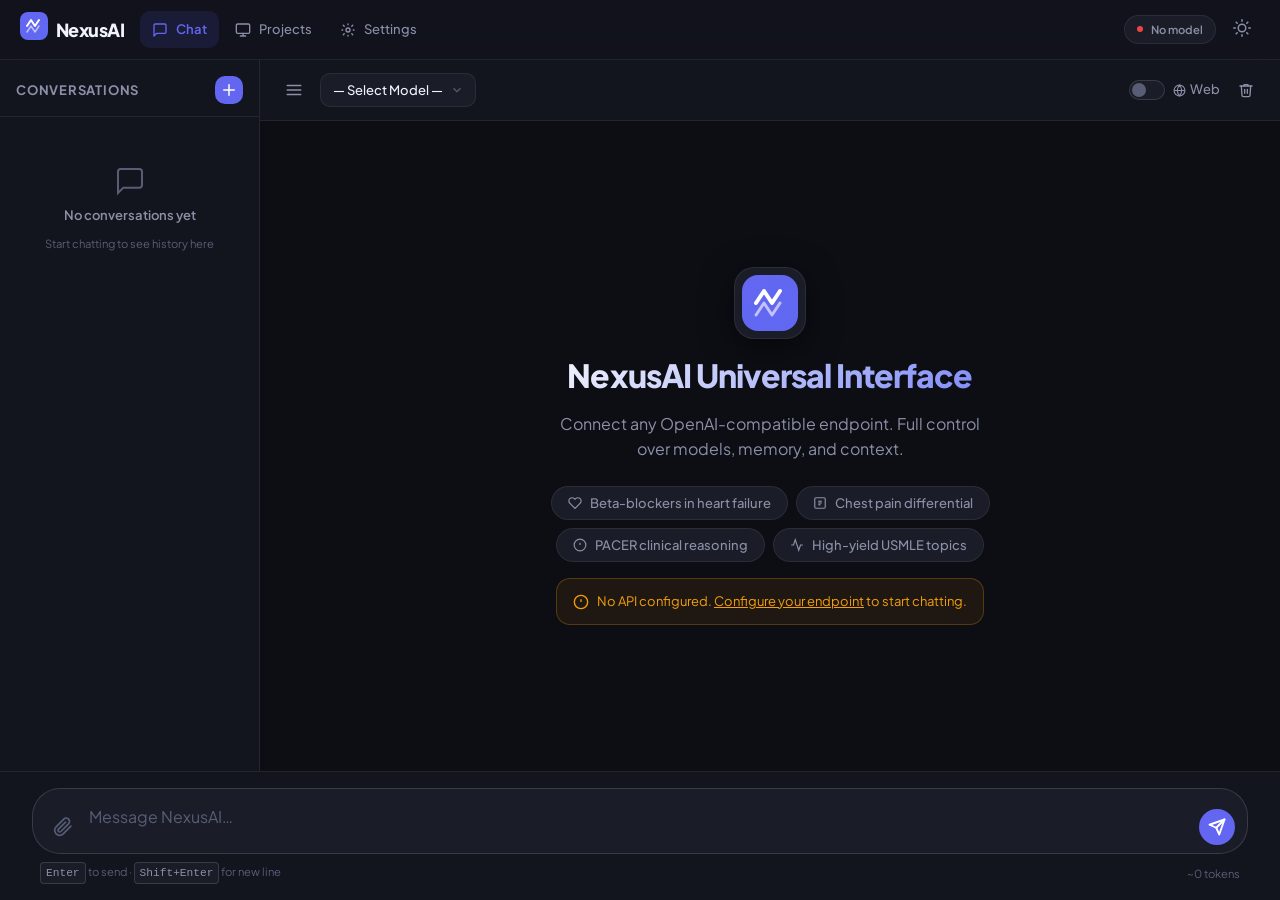
<file: index.html>
<!DOCTYPE html>
<html lang="en" data-theme="dark">
<head>
  <meta charset="UTF-8" />
  <meta name="viewport" content="width=device-width, initial-scale=1.0, viewport-fit=cover" />
  <meta name="theme-color" content="#0f1117" />
  <meta name="apple-mobile-web-app-capable" content="yes" />
  <meta name="apple-mobile-web-app-status-bar-style" content="black-translucent" />
  <title>NexusAI — Universal AI Platform</title>
  <link rel="stylesheet" href="style.css" />
  <link rel="preconnect" href="https://fonts.googleapis.com" />
  <link rel="preconnect" href="https://fonts.gstatic.com" crossorigin />
  <link href="https://fonts.googleapis.com/css2?family=Plus+Jakarta+Sans:wght@300;400;500;600;700;800&display=swap" rel="stylesheet" />
  <link rel="manifest" href="manifest.json" />
</head>
<body class="chat-page">

  <!-- ═══════════════════════════════════════════════════════════
       TOP NAV
  ═══════════════════════════════════════════════════════════ -->
  <header class="top-nav" id="topNav" role="banner">
    <div class="nav-inner">

      <!-- Logo -->
      <a href="index.html" class="nav-logo" aria-label="NexusAI Home">
        <div class="logo-mark">
          <svg width="28" height="28" viewBox="0 0 28 28" fill="none" aria-hidden="true">
            <rect width="28" height="28" rx="8" fill="url(#logo-grad)"/>
            <path d="M7 14 L11 8 L15 14 L19 8" stroke="white" stroke-width="2" stroke-linecap="round" stroke-linejoin="round"/>
            <path d="M7 20 L11 14 L15 20 L19 14" stroke="white" stroke-width="1.5" stroke-linecap="round" stroke-linejoin="round" opacity="0.6"/>
            <defs>
              <linearGradient id="logo-grad" x1="0" y1="0" x2="28" y2="28">
                <stop offset="0%" stop-color="#6366f1"/>
                <stop offset="100%" stop-color="#0ea5e9"/>
              </linearGradient>
            </defs>
          </svg>
        </div>
        <span class="logo-text">NexusAI</span>
      </a>

      <!-- Desktop Nav Links -->
      <nav class="nav-links" role="navigation" aria-label="Main navigation">
        <a href="index.html" class="nav-link active" aria-current="page">
          <svg width="16" height="16" viewBox="0 0 24 24" fill="none" stroke="currentColor" stroke-width="2" stroke-linecap="round" stroke-linejoin="round"><path d="M21 15a2 2 0 0 1-2 2H7l-4 4V5a2 2 0 0 1 2-2h14a2 2 0 0 1 2 2z"/></svg>
          Chat
        </a>
        <a href="projects.html" class="nav-link">
          <svg width="16" height="16" viewBox="0 0 24 24" fill="none" stroke="currentColor" stroke-width="2" stroke-linecap="round" stroke-linejoin="round"><rect x="2" y="3" width="20" height="14" rx="2"/><path d="M8 21h8M12 17v4"/></svg>
          Projects
        </a>
        <a href="settings.html" class="nav-link">
          <svg width="16" height="16" viewBox="0 0 24 24" fill="none" stroke="currentColor" stroke-width="2" stroke-linecap="round" stroke-linejoin="round"><circle cx="12" cy="12" r="3"/><path d="M19.07 4.93l-1.41 1.41M19.07 19.07l-1.41-1.41M4.93 19.07l1.41-1.41M4.93 4.93l1.41 1.41M21 12h-1M4 12H3M12 21v-1M12 4V3"/></svg>
          Settings
        </a>
      </nav>

      <!-- Nav Actions -->
      <div class="nav-actions">
        <!-- Connection status indicator -->
        <div class="connection-badge" id="connectionBadge" title="API Connection Status">
          <span class="badge-dot" id="connectionDot"></span>
          <span class="badge-label" id="connectionLabel">Offline</span>
        </div>

        <!-- Theme toggle -->
        <button class="icon-btn theme-toggle" id="themeToggle" aria-label="Toggle dark/light mode">
          <span class="theme-icon sun-icon">
            <svg width="18" height="18" viewBox="0 0 24 24" fill="none" stroke="currentColor" stroke-width="2" stroke-linecap="round" stroke-linejoin="round"><circle cx="12" cy="12" r="5"/><line x1="12" y1="1" x2="12" y2="3"/><line x1="12" y1="21" x2="12" y2="23"/><line x1="4.22" y1="4.22" x2="5.64" y2="5.64"/><line x1="18.36" y1="18.36" x2="19.78" y2="19.78"/><line x1="1" y1="12" x2="3" y2="12"/><line x1="21" y1="12" x2="23" y2="12"/><line x1="4.22" y1="19.78" x2="5.64" y2="18.36"/><line x1="18.36" y1="5.64" x2="19.78" y2="4.22"/></svg>
          </span>
          <span class="theme-icon moon-icon">
            <svg width="18" height="18" viewBox="0 0 24 24" fill="none" stroke="currentColor" stroke-width="2" stroke-linecap="round" stroke-linejoin="round"><path d="M21 12.79A9 9 0 1 1 11.21 3a7 7 0 0 0 9.79 9.79z"/></svg>
          </span>
        </button>

        <!-- Hamburger -->
        <button class="icon-btn hamburger" id="hamburger" aria-label="Open menu" aria-expanded="false" aria-controls="mobileMenu">
          <span class="ham-bar"></span>
          <span class="ham-bar"></span>
          <span class="ham-bar"></span>
        </button>
      </div>

    </div>
  </header>

  <!-- Mobile Menu Overlay -->
  <div class="mobile-menu-overlay" id="mobileMenuOverlay" aria-hidden="true"></div>
  <nav class="mobile-menu" id="mobileMenu" aria-label="Mobile navigation" aria-hidden="true">
    <div class="mobile-menu-header">
      <span class="mobile-menu-title">Menu</span>
      <button class="icon-btn" id="mobileMenuClose" aria-label="Close menu">
        <svg width="20" height="20" viewBox="0 0 24 24" fill="none" stroke="currentColor" stroke-width="2" stroke-linecap="round" stroke-linejoin="round"><line x1="18" y1="6" x2="6" y2="18"/><line x1="6" y1="6" x2="18" y2="18"/></svg>
      </button>
    </div>
    <a href="index.html" class="mobile-nav-link active">
      <svg width="20" height="20" viewBox="0 0 24 24" fill="none" stroke="currentColor" stroke-width="2" stroke-linecap="round" stroke-linejoin="round"><path d="M21 15a2 2 0 0 1-2 2H7l-4 4V5a2 2 0 0 1 2-2h14a2 2 0 0 1 2 2z"/></svg>
      Chat
    </a>
    <a href="projects.html" class="mobile-nav-link">
      <svg width="20" height="20" viewBox="0 0 24 24" fill="none" stroke="currentColor" stroke-width="2" stroke-linecap="round" stroke-linejoin="round"><rect x="2" y="3" width="20" height="14" rx="2"/><path d="M8 21h8M12 17v4"/></svg>
      Projects
    </a>
    <a href="settings.html" class="mobile-nav-link">
      <svg width="20" height="20" viewBox="0 0 24 24" fill="none" stroke="currentColor" stroke-width="2" stroke-linecap="round" stroke-linejoin="round"><circle cx="12" cy="12" r="3"/><path d="M19.07 4.93l-1.41 1.41M19.07 19.07l-1.41-1.41M4.93 19.07l1.41-1.41M4.93 4.93l1.41 1.41M21 12h-1M4 12H3M12 21v-1M12 4V3"/></svg>
      Settings
    </a>
    <div class="mobile-menu-divider"></div>
    <div class="mobile-menu-info">
      <div class="connection-badge large" id="mobileConnectionBadge">
        <span class="badge-dot" id="mobileConnectionDot"></span>
        <span class="badge-label" id="mobileConnectionLabel">Checking...</span>
      </div>
    </div>
  </nav>

  <!-- ═══════════════════════════════════════════════════════════
       MAIN CHAT LAYOUT
  ═══════════════════════════════════════════════════════════ -->
  <main class="chat-layout" id="mainContent">

    <!-- ─── LEFT SIDEBAR: Chat History ─── -->
    <aside class="chat-sidebar" id="chatSidebar" aria-label="Chat history">
      <div class="sidebar-header">
        <h2 class="sidebar-title">Conversations</h2>
        <button class="icon-btn sidebar-action" id="newChatBtn" aria-label="New chat" title="New Chat">
          <svg width="18" height="18" viewBox="0 0 24 24" fill="none" stroke="currentColor" stroke-width="2" stroke-linecap="round" stroke-linejoin="round"><line x1="12" y1="5" x2="12" y2="19"/><line x1="5" y1="12" x2="19" y2="12"/></svg>
        </button>
      </div>

      <!-- Project context indicator -->
      <div class="project-context-bar" id="projectContextBar" style="display:none">
        <div class="project-context-inner">
          <svg width="14" height="14" viewBox="0 0 24 24" fill="none" stroke="currentColor" stroke-width="2"><rect x="2" y="3" width="20" height="14" rx="2"/><path d="M8 21h8M12 17v4"/></svg>
          <span id="projectContextName">Project</span>
          <button class="context-clear" id="clearProjectContext" title="Exit project mode">
            <svg width="12" height="12" viewBox="0 0 24 24" fill="none" stroke="currentColor" stroke-width="2"><line x1="18" y1="6" x2="6" y2="18"/><line x1="6" y1="6" x2="18" y2="18"/></svg>
          </button>
        </div>
      </div>

      <div class="chat-history-list" id="chatHistoryList" role="list">
        <!-- Dynamically populated -->
        <div class="empty-history" id="emptyHistory">
          <svg width="32" height="32" viewBox="0 0 24 24" fill="none" stroke="currentColor" stroke-width="1.5"><path d="M21 15a2 2 0 0 1-2 2H7l-4 4V5a2 2 0 0 1 2-2h14a2 2 0 0 1 2 2z"/></svg>
          <p>No conversations yet</p>
          <span>Start chatting to see history here</span>
        </div>
      </div>
    </aside>

    <!-- ─── MAIN CHAT AREA ─── -->
    <section class="chat-main" aria-label="Chat area">

      <!-- Chat toolbar -->
      <div class="chat-toolbar" id="chatToolbar">
        <div class="toolbar-left">
          <button class="icon-btn sidebar-toggle" id="sidebarToggle" aria-label="Toggle sidebar">
            <svg width="18" height="18" viewBox="0 0 24 24" fill="none" stroke="currentColor" stroke-width="2" stroke-linecap="round" stroke-linejoin="round"><line x1="3" y1="12" x2="21" y2="12"/><line x1="3" y1="6" x2="21" y2="6"/><line x1="3" y1="18" x2="21" y2="18"/></svg>
          </button>
          <div class="chat-model-selector">
            <select id="modelSelect" class="model-select" aria-label="Select AI model">
              <option value="">— Select Model —</option>
            </select>
            <svg class="select-chevron" width="14" height="14" viewBox="0 0 24 24" fill="none" stroke="currentColor" stroke-width="2"><polyline points="6 9 12 15 18 9"/></svg>
          </div>
        </div>
        <div class="toolbar-right">
          <!-- Web search toggle -->
          <label class="toggle-switch" title="Enable live web search">
            <input type="checkbox" id="webSearchToggle" role="switch" aria-label="Enable web search" />
            <span class="toggle-track">
              <span class="toggle-thumb"></span>
            </span>
            <span class="toggle-label">
              <svg width="13" height="13" viewBox="0 0 24 24" fill="none" stroke="currentColor" stroke-width="2"><circle cx="12" cy="12" r="10"/><line x1="2" y1="12" x2="22" y2="12"/><path d="M12 2a15.3 15.3 0 0 1 4 10 15.3 15.3 0 0 1-4 10 15.3 15.3 0 0 1-4-10 15.3 15.3 0 0 1 4-10z"/></svg>
              Web
            </span>
          </label>
          <!-- Clear chat -->
          <button class="icon-btn" id="clearChatBtn" aria-label="Clear current chat" title="Clear Chat">
            <svg width="16" height="16" viewBox="0 0 24 24" fill="none" stroke="currentColor" stroke-width="2" stroke-linecap="round" stroke-linejoin="round"><polyline points="3 6 5 6 21 6"/><path d="M19 6l-1 14a2 2 0 0 1-2 2H8a2 2 0 0 1-2-2L5 6"/><path d="M10 11v6M14 11v6"/><path d="M9 6V4h6v2"/></svg>
          </button>
        </div>
      </div>

      <!-- Web search status bar -->
      <div class="web-search-bar" id="webSearchBar" style="display:none">
        <svg width="13" height="13" viewBox="0 0 24 24" fill="none" stroke="currentColor" stroke-width="2"><circle cx="11" cy="11" r="8"/><line x1="21" y1="21" x2="16.65" y2="16.65"/></svg>
        <span id="webSearchStatus">Web search enabled — responses will include live data</span>
      </div>

      <!-- Messages Container -->
      <div class="messages-container" id="messagesContainer" role="log" aria-live="polite" aria-label="Chat messages">

        <!-- Welcome State -->
        <div class="welcome-state" id="welcomeState">
          <div class="welcome-logo">
            <svg width="56" height="56" viewBox="0 0 28 28" fill="none">
              <rect width="28" height="28" rx="8" fill="url(#wlg)"/>
              <path d="M7 14 L11 8 L15 14 L19 8" stroke="white" stroke-width="2" stroke-linecap="round" stroke-linejoin="round"/>
              <path d="M7 20 L11 14 L15 20 L19 14" stroke="white" stroke-width="1.5" stroke-linecap="round" stroke-linejoin="round" opacity="0.6"/>
              <defs><linearGradient id="wlg" x1="0" y1="0" x2="28" y2="28"><stop offset="0%" stop-color="#6366f1"/><stop offset="100%" stop-color="#0ea5e9"/></linearGradient></defs>
            </svg>
          </div>
          <h1 class="welcome-title">NexusAI Universal Interface</h1>
          <p class="welcome-subtitle">Connect any OpenAI-compatible endpoint. Full control over models, memory, and context.</p>

          <div class="welcome-chips">
            <button class="chip" data-prompt="Explain the mechanism of action of beta-blockers in heart failure">
              <svg width="14" height="14" viewBox="0 0 24 24" fill="none" stroke="currentColor" stroke-width="2"><path d="M20.84 4.61a5.5 5.5 0 0 0-7.78 0L12 5.67l-1.06-1.06a5.5 5.5 0 0 0-7.78 7.78l1.06 1.06L12 21.23l7.78-7.78 1.06-1.06a5.5 5.5 0 0 0 0-7.78z"/></svg>
              Beta-blockers in heart failure
            </button>
            <button class="chip" data-prompt="Create a concise differential diagnosis table for chest pain">
              <svg width="14" height="14" viewBox="0 0 24 24" fill="none" stroke="currentColor" stroke-width="2"><rect x="3" y="3" width="18" height="18" rx="2"/><line x1="9" y1="9" x2="15" y2="9"/><line x1="9" y1="12" x2="15" y2="12"/><line x1="9" y1="15" x2="13" y2="15"/></svg>
              Chest pain differential
            </button>
            <button class="chip" data-prompt="Summarize the PACER method for clinical reasoning with an example">
              <svg width="14" height="14" viewBox="0 0 24 24" fill="none" stroke="currentColor" stroke-width="2"><circle cx="12" cy="12" r="10"/><line x1="12" y1="8" x2="12" y2="12"/><line x1="12" y1="16" x2="12.01" y2="16"/></svg>
              PACER clinical reasoning
            </button>
            <button class="chip" data-prompt="What are the 80/20 high-yield topics for USMLE Step 1 Cardiology?">
              <svg width="14" height="14" viewBox="0 0 24 24" fill="none" stroke="currentColor" stroke-width="2"><polyline points="22 12 18 12 15 21 9 3 6 12 2 12"/></svg>
              High-yield USMLE topics
            </button>
          </div>

          <div class="welcome-setup-prompt" id="welcomeSetupPrompt">
            <svg width="16" height="16" viewBox="0 0 24 24" fill="none" stroke="currentColor" stroke-width="2"><circle cx="12" cy="12" r="10"/><line x1="12" y1="8" x2="12" y2="12"/><line x1="12" y1="16" x2="12.01" y2="16"/></svg>
            <span>No API configured. <a href="settings.html">Configure your endpoint</a> to start chatting.</span>
          </div>
        </div>

      </div>

      <!-- Typing indicator (hidden until AI responds) -->
      <div class="typing-indicator" id="typingIndicator" style="display:none" aria-live="polite" aria-label="AI is generating response">
        <div class="typing-avatar">
          <svg width="16" height="16" viewBox="0 0 28 28" fill="none"><rect width="28" height="28" rx="8" fill="url(#tg)"/><path d="M7 14 L11 8 L15 14 L19 8" stroke="white" stroke-width="2" stroke-linecap="round" stroke-linejoin="round"/><defs><linearGradient id="tg" x1="0" y1="0" x2="28" y2="28"><stop offset="0%" stop-color="#6366f1"/><stop offset="100%" stop-color="#0ea5e9"/></linearGradient></defs></svg>
        </div>
        <div class="typing-dots">
          <span></span><span></span><span></span>
        </div>
        <button class="stop-btn" id="stopBtn" title="Stop generation">
          <svg width="12" height="12" viewBox="0 0 24 24" fill="currentColor"><rect x="6" y="6" width="12" height="12" rx="2"/></svg>
          Stop
        </button>
      </div>

    </section>
  </main>

  <!-- ═══════════════════════════════════════════════════════════
       CHAT INPUT BAR (bottom-fixed, thumb-friendly)
  ═══════════════════════════════════════════════════════════ -->
  <div class="chat-input-wrapper" id="chatInputWrapper">

    <!-- Attached files preview -->
    <div class="attachments-preview" id="attachmentsPreview" style="display:none">
      <!-- Dynamically populated -->
    </div>

    <!-- RAG context indicator -->
    <div class="rag-indicator" id="ragIndicator" style="display:none">
      <svg width="12" height="12" viewBox="0 0 24 24" fill="none" stroke="currentColor" stroke-width="2"><path d="M14 2H6a2 2 0 0 0-2 2v16a2 2 0 0 0 2 2h12a2 2 0 0 0 2-2V8z"/><polyline points="14 2 14 8 20 8"/></svg>
      <span id="ragIndicatorText">Searching project files...</span>
    </div>

    <div class="chat-input-bar">
      <!-- Attach button -->
      <button class="input-action-btn attach-btn" id="attachBtn" aria-label="Attach file or image" title="Attach file">
        <svg width="20" height="20" viewBox="0 0 24 24" fill="none" stroke="currentColor" stroke-width="2" stroke-linecap="round" stroke-linejoin="round"><path d="M21.44 11.05l-9.19 9.19a6 6 0 0 1-8.49-8.49l9.19-9.19a4 4 0 0 1 5.66 5.66l-9.2 9.19a2 2 0 0 1-2.83-2.83l8.49-8.48"/></svg>
      </button>
      <input type="file" id="fileInput" accept="image/*,.pdf,.txt,.md" multiple hidden aria-hidden="true" />

      <!-- Textarea -->
      <div class="input-field-wrapper">
        <textarea
          id="chatInput"
          class="chat-input-field"
          placeholder="Message NexusAI…"
          rows="1"
          aria-label="Type your message"
          aria-multiline="true"
        ></textarea>
      </div>

      <!-- Send button -->
      <button class="send-btn" id="sendBtn" aria-label="Send message" title="Send">
        <svg width="18" height="18" viewBox="0 0 24 24" fill="none" stroke="currentColor" stroke-width="2.5" stroke-linecap="round" stroke-linejoin="round"><line x1="22" y1="2" x2="11" y2="13"/><polygon points="22 2 15 22 11 13 2 9 22 2"/></svg>
      </button>
    </div>

    <div class="input-footer">
      <span class="input-hint">
        <kbd>Enter</kbd> to send · <kbd>Shift+Enter</kbd> for new line
      </span>
      <span class="token-counter" id="tokenCounter">~0 tokens</span>
    </div>
  </div>

  <!-- ═══════════════════════════════════════════════════════════
       TOAST NOTIFICATIONS
  ═══════════════════════════════════════════════════════════ -->
  <div class="toast-container" id="toastContainer" role="status" aria-live="polite"></div>

  <!-- ═══════════════════════════════════════════════════════════
       CONTEXT MENU (message actions)
  ═══════════════════════════════════════════════════════════ -->
  <div class="context-menu" id="contextMenu" role="menu" aria-hidden="true">
    <button class="context-menu-item" id="ctxCopy" role="menuitem">
      <svg width="14" height="14" viewBox="0 0 24 24" fill="none" stroke="currentColor" stroke-width="2"><rect x="9" y="9" width="13" height="13" rx="2"/><path d="M5 15H4a2 2 0 0 1-2-2V4a2 2 0 0 1 2-2h9a2 2 0 0 1 2 2v1"/></svg>
      Copy
    </button>
    <button class="context-menu-item" id="ctxRegen" role="menuitem">
      <svg width="14" height="14" viewBox="0 0 24 24" fill="none" stroke="currentColor" stroke-width="2"><polyline points="23 4 23 10 17 10"/><path d="M20.49 15a9 9 0 1 1-2.12-9.36L23 10"/></svg>
      Regenerate
    </button>
    <div class="context-divider"></div>
    <button class="context-menu-item danger" id="ctxDelete" role="menuitem">
      <svg width="14" height="14" viewBox="0 0 24 24" fill="none" stroke="currentColor" stroke-width="2"><polyline points="3 6 5 6 21 6"/><path d="M19 6l-1 14a2 2 0 0 1-2 2H8a2 2 0 0 1-2-2L5 6"/></svg>
      Delete
    </button>
  </div>

  <script src="script.js"></script>
  <script>
    // Page-specific: Initialize chat UI
    document.addEventListener('DOMContentLoaded', () => {
      window.NexusApp.initChat();
    });
  </script>
</body>
</html>
</file>
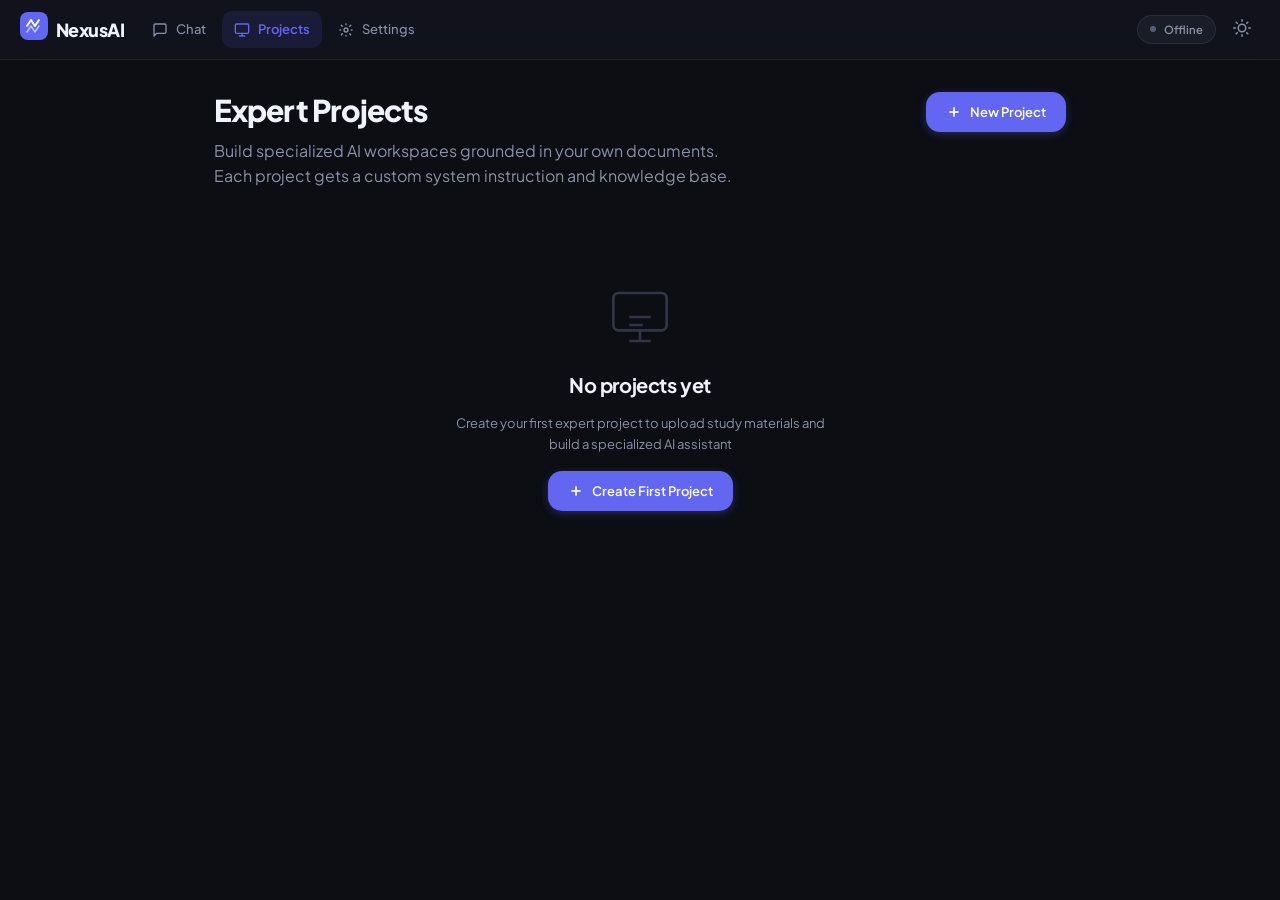
<file: projects.html>
<!DOCTYPE html>
<html lang="en" data-theme="dark">
<head>
  <meta charset="UTF-8" />
  <meta name="viewport" content="width=device-width, initial-scale=1.0, viewport-fit=cover" />
  <meta name="theme-color" content="#0f1117" />
  <title>Expert Projects — NexusAI</title>
  <link rel="stylesheet" href="style.css" />
  <link rel="preconnect" href="https://fonts.googleapis.com" />
  <link rel="preconnect" href="https://fonts.gstatic.com" crossorigin />
  <link href="https://fonts.googleapis.com/css2?family=Plus+Jakarta+Sans:wght@300;400;500;600;700;800&display=swap" rel="stylesheet" />
</head>
<body class="projects-page">

  <!-- NAV -->
  <header class="top-nav" id="topNav" role="banner">
    <div class="nav-inner">
      <a href="index.html" class="nav-logo" aria-label="NexusAI Home">
        <div class="logo-mark">
          <svg width="28" height="28" viewBox="0 0 28 28" fill="none" aria-hidden="true">
            <rect width="28" height="28" rx="8" fill="url(#logo-grad-p)"/>
            <path d="M7 14 L11 8 L15 14 L19 8" stroke="white" stroke-width="2" stroke-linecap="round" stroke-linejoin="round"/>
            <path d="M7 20 L11 14 L15 20 L19 14" stroke="white" stroke-width="1.5" stroke-linecap="round" stroke-linejoin="round" opacity="0.6"/>
            <defs><linearGradient id="logo-grad-p" x1="0" y1="0" x2="28" y2="28"><stop offset="0%" stop-color="#6366f1"/><stop offset="100%" stop-color="#0ea5e9"/></linearGradient></defs>
          </svg>
        </div>
        <span class="logo-text">NexusAI</span>
      </a>
      <nav class="nav-links" role="navigation" aria-label="Main navigation">
        <a href="index.html" class="nav-link">
          <svg width="16" height="16" viewBox="0 0 24 24" fill="none" stroke="currentColor" stroke-width="2" stroke-linecap="round" stroke-linejoin="round"><path d="M21 15a2 2 0 0 1-2 2H7l-4 4V5a2 2 0 0 1 2-2h14a2 2 0 0 1 2 2z"/></svg>
          Chat
        </a>
        <a href="projects.html" class="nav-link active" aria-current="page">
          <svg width="16" height="16" viewBox="0 0 24 24" fill="none" stroke="currentColor" stroke-width="2" stroke-linecap="round" stroke-linejoin="round"><rect x="2" y="3" width="20" height="14" rx="2"/><path d="M8 21h8M12 17v4"/></svg>
          Projects
        </a>
        <a href="settings.html" class="nav-link">
          <svg width="16" height="16" viewBox="0 0 24 24" fill="none" stroke="currentColor" stroke-width="2" stroke-linecap="round" stroke-linejoin="round"><circle cx="12" cy="12" r="3"/><path d="M19.07 4.93l-1.41 1.41M19.07 19.07l-1.41-1.41M4.93 19.07l1.41-1.41M4.93 4.93l1.41 1.41M21 12h-1M4 12H3M12 21v-1M12 4V3"/></svg>
          Settings
        </a>
      </nav>
      <div class="nav-actions">
        <div class="connection-badge" id="connectionBadge">
          <span class="badge-dot" id="connectionDot"></span>
          <span class="badge-label" id="connectionLabel">Offline</span>
        </div>
        <button class="icon-btn theme-toggle" id="themeToggle" aria-label="Toggle dark/light mode">
          <span class="theme-icon sun-icon"><svg width="18" height="18" viewBox="0 0 24 24" fill="none" stroke="currentColor" stroke-width="2" stroke-linecap="round" stroke-linejoin="round"><circle cx="12" cy="12" r="5"/><line x1="12" y1="1" x2="12" y2="3"/><line x1="12" y1="21" x2="12" y2="23"/><line x1="4.22" y1="4.22" x2="5.64" y2="5.64"/><line x1="18.36" y1="18.36" x2="19.78" y2="19.78"/><line x1="1" y1="12" x2="3" y2="12"/><line x1="21" y1="12" x2="23" y2="12"/><line x1="4.22" y1="19.78" x2="5.64" y2="18.36"/><line x1="18.36" y1="5.64" x2="19.78" y2="4.22"/></svg></span>
          <span class="theme-icon moon-icon"><svg width="18" height="18" viewBox="0 0 24 24" fill="none" stroke="currentColor" stroke-width="2" stroke-linecap="round" stroke-linejoin="round"><path d="M21 12.79A9 9 0 1 1 11.21 3a7 7 0 0 0 9.79 9.79z"/></svg></span>
        </button>
        <button class="icon-btn hamburger" id="hamburger" aria-label="Open menu" aria-expanded="false">
          <span class="ham-bar"></span><span class="ham-bar"></span><span class="ham-bar"></span>
        </button>
      </div>
    </div>
  </header>

  <!-- Mobile Menu -->
  <div class="mobile-menu-overlay" id="mobileMenuOverlay" aria-hidden="true"></div>
  <nav class="mobile-menu" id="mobileMenu" aria-label="Mobile navigation" aria-hidden="true">
    <div class="mobile-menu-header">
      <span class="mobile-menu-title">Menu</span>
      <button class="icon-btn" id="mobileMenuClose" aria-label="Close menu"><svg width="20" height="20" viewBox="0 0 24 24" fill="none" stroke="currentColor" stroke-width="2"><line x1="18" y1="6" x2="6" y2="18"/><line x1="6" y1="6" x2="18" y2="18"/></svg></button>
    </div>
    <a href="index.html" class="mobile-nav-link"><svg width="20" height="20" viewBox="0 0 24 24" fill="none" stroke="currentColor" stroke-width="2"><path d="M21 15a2 2 0 0 1-2 2H7l-4 4V5a2 2 0 0 1 2-2h14a2 2 0 0 1 2 2z"/></svg>Chat</a>
    <a href="projects.html" class="mobile-nav-link active"><svg width="20" height="20" viewBox="0 0 24 24" fill="none" stroke="currentColor" stroke-width="2"><rect x="2" y="3" width="20" height="14" rx="2"/><path d="M8 21h8M12 17v4"/></svg>Projects</a>
    <a href="settings.html" class="mobile-nav-link"><svg width="20" height="20" viewBox="0 0 24 24" fill="none" stroke="currentColor" stroke-width="2"><circle cx="12" cy="12" r="3"/><path d="M19.07 4.93l-1.41 1.41M19.07 19.07l-1.41-1.41M4.93 19.07l1.41-1.41M4.93 4.93l1.41 1.41M21 12h-1M4 12H3M12 21v-1M12 4V3"/></svg>Settings</a>
  </nav>

  <!-- ═══════════════════════════════════════════════════════════
       PROJECTS MAIN CONTENT
  ═══════════════════════════════════════════════════════════ -->
  <main class="page-main projects-main" id="mainContent">
    <div class="page-container">

      <!-- Page Header -->
      <div class="page-header reveal">
        <div class="page-header-text">
          <h1 class="page-title">Expert Projects</h1>
          <p class="page-description">Build specialized AI workspaces grounded in your own documents. Each project gets a custom system instruction and knowledge base.</p>
        </div>
        <button class="btn btn-primary" id="newProjectBtn" aria-label="Create new project">
          <svg width="16" height="16" viewBox="0 0 24 24" fill="none" stroke="currentColor" stroke-width="2.5"><line x1="12" y1="5" x2="12" y2="19"/><line x1="5" y1="12" x2="19" y2="12"/></svg>
          New Project
        </button>
      </div>

      <!-- Projects Grid -->
      <div class="projects-grid" id="projectsGrid">
        <!-- Empty state -->
        <div class="projects-empty reveal" id="projectsEmpty">
          <div class="empty-illustration">
            <svg width="64" height="64" viewBox="0 0 24 24" fill="none" stroke="currentColor" stroke-width="1"><rect x="2" y="3" width="20" height="14" rx="2"/><path d="M8 21h8M12 17v4"/><path d="M8 9h.01M8 12h8M8 15h5"/></svg>
          </div>
          <h3>No projects yet</h3>
          <p>Create your first expert project to upload study materials and build a specialized AI assistant</p>
          <button class="btn btn-primary" id="newProjectBtnEmpty">
            <svg width="16" height="16" viewBox="0 0 24 24" fill="none" stroke="currentColor" stroke-width="2.5"><line x1="12" y1="5" x2="12" y2="19"/><line x1="5" y1="12" x2="19" y2="12"/></svg>
            Create First Project
          </button>
        </div>
      </div>

    </div>
  </main>

  <!-- ═══════════════════════════════════════════════════════════
       CREATE / EDIT PROJECT MODAL
  ═══════════════════════════════════════════════════════════ -->
  <div class="modal-backdrop" id="projectModalBackdrop" aria-hidden="true"></div>
  <div class="modal" id="projectModal" role="dialog" aria-modal="true" aria-labelledby="modalTitle" aria-hidden="true">
    <div class="modal-header">
      <h2 class="modal-title" id="modalTitle">New Expert Project</h2>
      <button class="icon-btn modal-close" id="modalClose" aria-label="Close modal">
        <svg width="20" height="20" viewBox="0 0 24 24" fill="none" stroke="currentColor" stroke-width="2"><line x1="18" y1="6" x2="6" y2="18"/><line x1="6" y1="6" x2="18" y2="18"/></svg>
      </button>
    </div>

    <div class="modal-body">
      <form id="projectForm" novalidate>

        <!-- Project Identity -->
        <div class="form-section">
          <div class="form-section-label">Identity</div>
          <div class="form-row">
            <!-- Avatar picker -->
            <div class="avatar-picker" id="avatarPicker" role="group" aria-label="Select project avatar">
              <div class="avatar-preview" id="avatarPreview">
                <span id="avatarEmoji">📚</span>
              </div>
              <div class="avatar-options">
                <button type="button" class="avatar-opt active" data-emoji="📚" aria-label="Books">📚</button>
                <button type="button" class="avatar-opt" data-emoji="🔬" aria-label="Science">🔬</button>
                <button type="button" class="avatar-opt" data-emoji="🏥" aria-label="Hospital">🏥</button>
                <button type="button" class="avatar-opt" data-emoji="💊" aria-label="Medicine">💊</button>
                <button type="button" class="avatar-opt" data-emoji="🧠" aria-label="Brain">🧠</button>
                <button type="button" class="avatar-opt" data-emoji="⚕️" aria-label="Medical">⚕️</button>
                <button type="button" class="avatar-opt" data-emoji="📋" aria-label="Clipboard">📋</button>
                <button type="button" class="avatar-opt" data-emoji="🩺" aria-label="Stethoscope">🩺</button>
              </div>
            </div>
            <div class="form-fields">
              <div class="form-group">
                <label class="form-label" for="projectName">Project Name <span class="required">*</span></label>
                <input type="text" id="projectName" class="form-input" placeholder="e.g., Cardiology Mastery" required maxlength="60" />
                <span class="field-error" id="projectNameError"></span>
              </div>
              <div class="form-group">
                <label class="form-label" for="projectDesc">Description</label>
                <input type="text" id="projectDesc" class="form-input" placeholder="What is this project for?" maxlength="120" />
              </div>
            </div>
          </div>
        </div>

        <!-- System Instruction -->
        <div class="form-section">
          <div class="form-section-label">
            System Instruction
            <span class="form-hint">Pinned silently to every message in this project</span>
          </div>
          <div class="instruction-templates">
            <button type="button" class="template-chip active" data-template="examiner">Strict Examiner</button>
            <button type="button" class="template-chip" data-template="pacer">PACER Method</button>
            <button type="button" class="template-chip" data-template="pareto">80/20 Pareto</button>
            <button type="button" class="template-chip" data-template="tutor">Socratic Tutor</button>
            <button type="button" class="template-chip" data-template="custom">Custom</button>
          </div>
          <div class="form-group">
            <textarea
              id="systemInstruction"
              class="form-textarea"
              rows="5"
              placeholder="You are a strict medical examiner. Answer ONLY using the provided source documents. Apply the PACER system: Problem, Assessment, Clinical reasoning, Evidence, Resolution. Keep answers concise and high-yield."
              aria-label="System instruction for the AI"
            ></textarea>
                        <div class="textarea-counter"><span id="instructionCount">0</span>/50000</div>
          </div>
        </div>

        <!-- RAG Settings -->
        <div class="form-section">
          <div class="form-section-label">
            Retrieval Settings
            <span class="form-hint">How many document chunks to inject per query</span>
          </div>
          <div class="slider-group">
            <label class="form-label" for="ragChunks">Top-K Chunks: <span id="ragChunksVal">5</span></label>
            <input type="range" id="ragChunks" class="range-slider" min="1" max="15" value="5" aria-label="Number of document chunks to retrieve" />
          </div>
          <div class="slider-group">
            <label class="form-label" for="chunkSize">Chunk Size: <span id="chunkSizeVal">500</span> chars</label>
            <input type="range" id="chunkSize" class="range-slider" min="200" max="1500" step="50" value="500" aria-label="Document chunk size in characters" />
          </div>
        </div>

      </form>
    </div>

    <div class="modal-footer">
      <button type="button" class="btn btn-ghost" id="modalCancel">Cancel</button>
      <button type="button" class="btn btn-primary" id="modalSave">
        <svg width="15" height="15" viewBox="0 0 24 24" fill="none" stroke="currentColor" stroke-width="2.5"><polyline points="20 6 9 17 4 12"/></svg>
        Create Project
      </button>
    </div>
  </div>

  <!-- ═══════════════════════════════════════════════════════════
       PROJECT DETAIL PANEL (slides in from right)
  ═══════════════════════════════════════════════════════════ -->
  <div class="panel-overlay" id="panelOverlay" aria-hidden="true"></div>
  <aside class="detail-panel" id="detailPanel" aria-label="Project details" aria-hidden="true">
    <div class="panel-header">
      <div class="panel-project-identity" id="panelIdentity">
        <div class="panel-avatar" id="panelAvatar">📚</div>
        <div>
          <h2 class="panel-project-name" id="panelProjectName">Project Name</h2>
          <p class="panel-project-desc" id="panelProjectDesc">Description</p>
        </div>
      </div>
      <button class="icon-btn" id="panelClose" aria-label="Close panel">
        <svg width="20" height="20" viewBox="0 0 24 24" fill="none" stroke="currentColor" stroke-width="2"><line x1="18" y1="6" x2="6" y2="18"/><line x1="6" y1="6" x2="18" y2="18"/></svg>
      </button>
    </div>

    <div class="panel-body">

      <!-- System Instruction Display -->
      <div class="panel-section">
        <div class="panel-section-header">
          <h3 class="panel-section-title">
            <svg width="14" height="14" viewBox="0 0 24 24" fill="none" stroke="currentColor" stroke-width="2"><path d="M9 3H5a2 2 0 0 0-2 2v4m6-6h10a2 2 0 0 1 2 2v4M9 3v18m0 0h10a2 2 0 0 0 2-2V9M9 21H5a2 2 0 0 1-2-2V9m0 0h18"/></svg>
            System Instruction
          </h3>
        </div>
        <div class="instruction-display" id="panelInstruction">No instruction set.</div>
      </div>

      <!-- Knowledge Base -->
      <div class="panel-section">
        <div class="panel-section-header">
          <h3 class="panel-section-title">
            <svg width="14" height="14" viewBox="0 0 24 24" fill="none" stroke="currentColor" stroke-width="2"><path d="M14 2H6a2 2 0 0 0-2 2v16a2 2 0 0 0 2 2h12a2 2 0 0 0 2-2V8z"/><polyline points="14 2 14 8 20 8"/></svg>
            Knowledge Base
          </h3>
          <div class="kb-stats" id="kbStats">
            <span id="kbFileCount">0 files</span>
            <span class="kb-dot">·</span>
            <span id="kbChunkCount">0 chunks</span>
          </div>
        </div>

        <!-- Upload Zone -->
        <div class="upload-zone" id="uploadZone" role="button" tabindex="0" aria-label="Upload documents to knowledge base">
          <input type="file" id="kbFileInput" accept=".pdf,.txt,.md,.csv" multiple hidden aria-hidden="true" />
          <div class="upload-zone-inner">
            <svg width="32" height="32" viewBox="0 0 24 24" fill="none" stroke="currentColor" stroke-width="1.5"><path d="M21 15v4a2 2 0 0 1-2 2H5a2 2 0 0 1-2-2v-4"/><polyline points="17 8 12 3 7 8"/><line x1="12" y1="3" x2="12" y2="15"/></svg>
            <p class="upload-zone-title">Drop files here or tap to browse</p>
            <p class="upload-zone-hint">PDF, TXT, MD · Max 10MB per file</p>
          </div>
          <div class="upload-progress-bar" id="uploadProgressBar">
            <div class="upload-progress-fill" id="uploadProgressFill"></div>
          </div>
        </div>

        <!-- Indexed Documents List -->
        <div class="kb-files-list" id="kbFilesList">
          <!-- Populated dynamically -->
        </div>
      </div>

      <!-- Panel Actions -->
      <div class="panel-actions">
        <button class="btn btn-primary btn-full" id="openProjectChatBtn">
          <svg width="16" height="16" viewBox="0 0 24 24" fill="none" stroke="currentColor" stroke-width="2"><path d="M21 15a2 2 0 0 1-2 2H7l-4 4V5a2 2 0 0 1 2-2h14a2 2 0 0 1 2 2z"/></svg>
          Open Project Chat
        </button>
        <div class="panel-secondary-actions">
          <button class="btn btn-ghost" id="editProjectBtn">
            <svg width="14" height="14" viewBox="0 0 24 24" fill="none" stroke="currentColor" stroke-width="2"><path d="M11 4H4a2 2 0 0 0-2 2v14a2 2 0 0 0 2 2h14a2 2 0 0 0 2-2v-7"/><path d="M18.5 2.5a2.121 2.121 0 0 1 3 3L12 15l-4 1 1-4 9.5-9.5z"/></svg>
            Edit
          </button>
          <button class="btn btn-ghost btn-danger" id="deleteProjectBtn">
            <svg width="14" height="14" viewBox="0 0 24 24" fill="none" stroke="currentColor" stroke-width="2"><polyline points="3 6 5 6 21 6"/><path d="M19 6l-1 14a2 2 0 0 1-2 2H8a2 2 0 0 1-2-2L5 6"/></svg>
            Delete Project
          </button>
        </div>
      </div>
    </div>
  </aside>

  <div class="toast-container" id="toastContainer" role="status" aria-live="polite"></div>

  <script src="script.js"></script>
  <script>
    document.addEventListener('DOMContentLoaded', () => {
      window.NexusApp.initProjects();
    });
  </script>
</body>
</html>
</file>
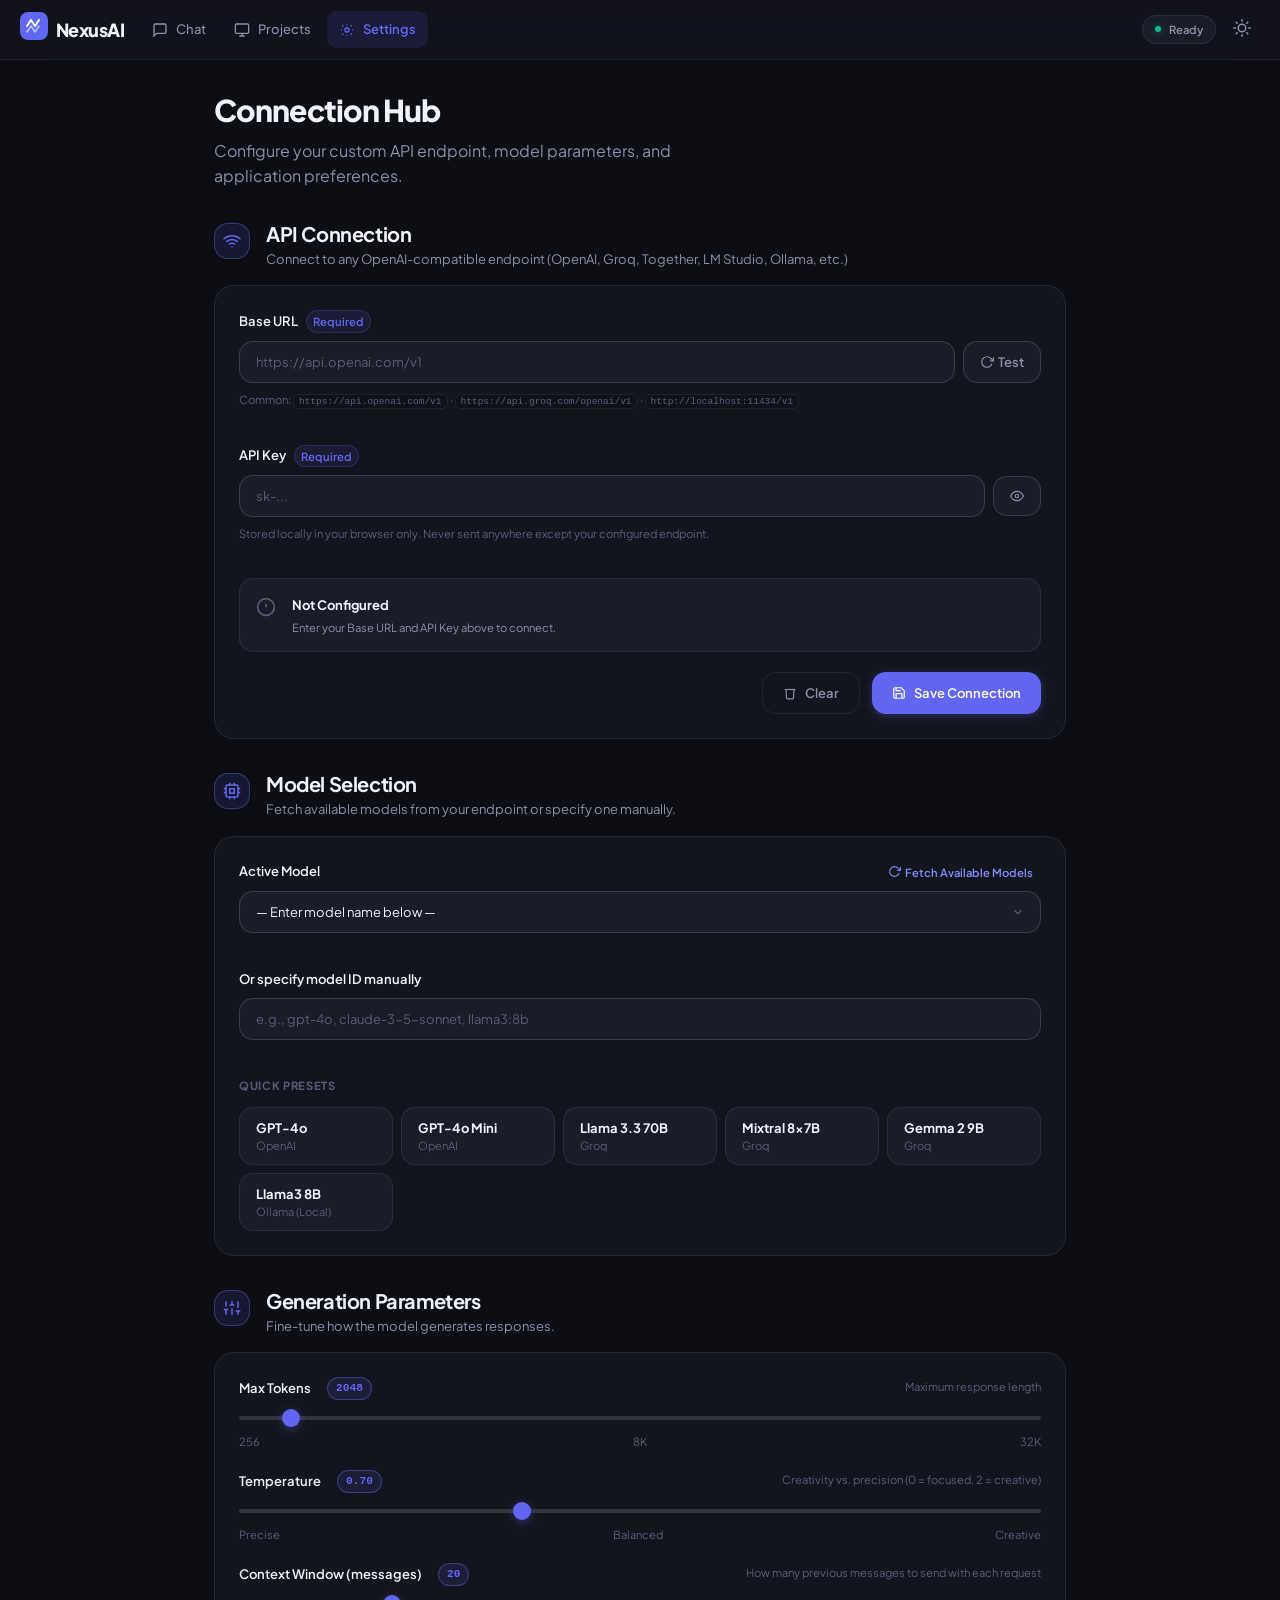
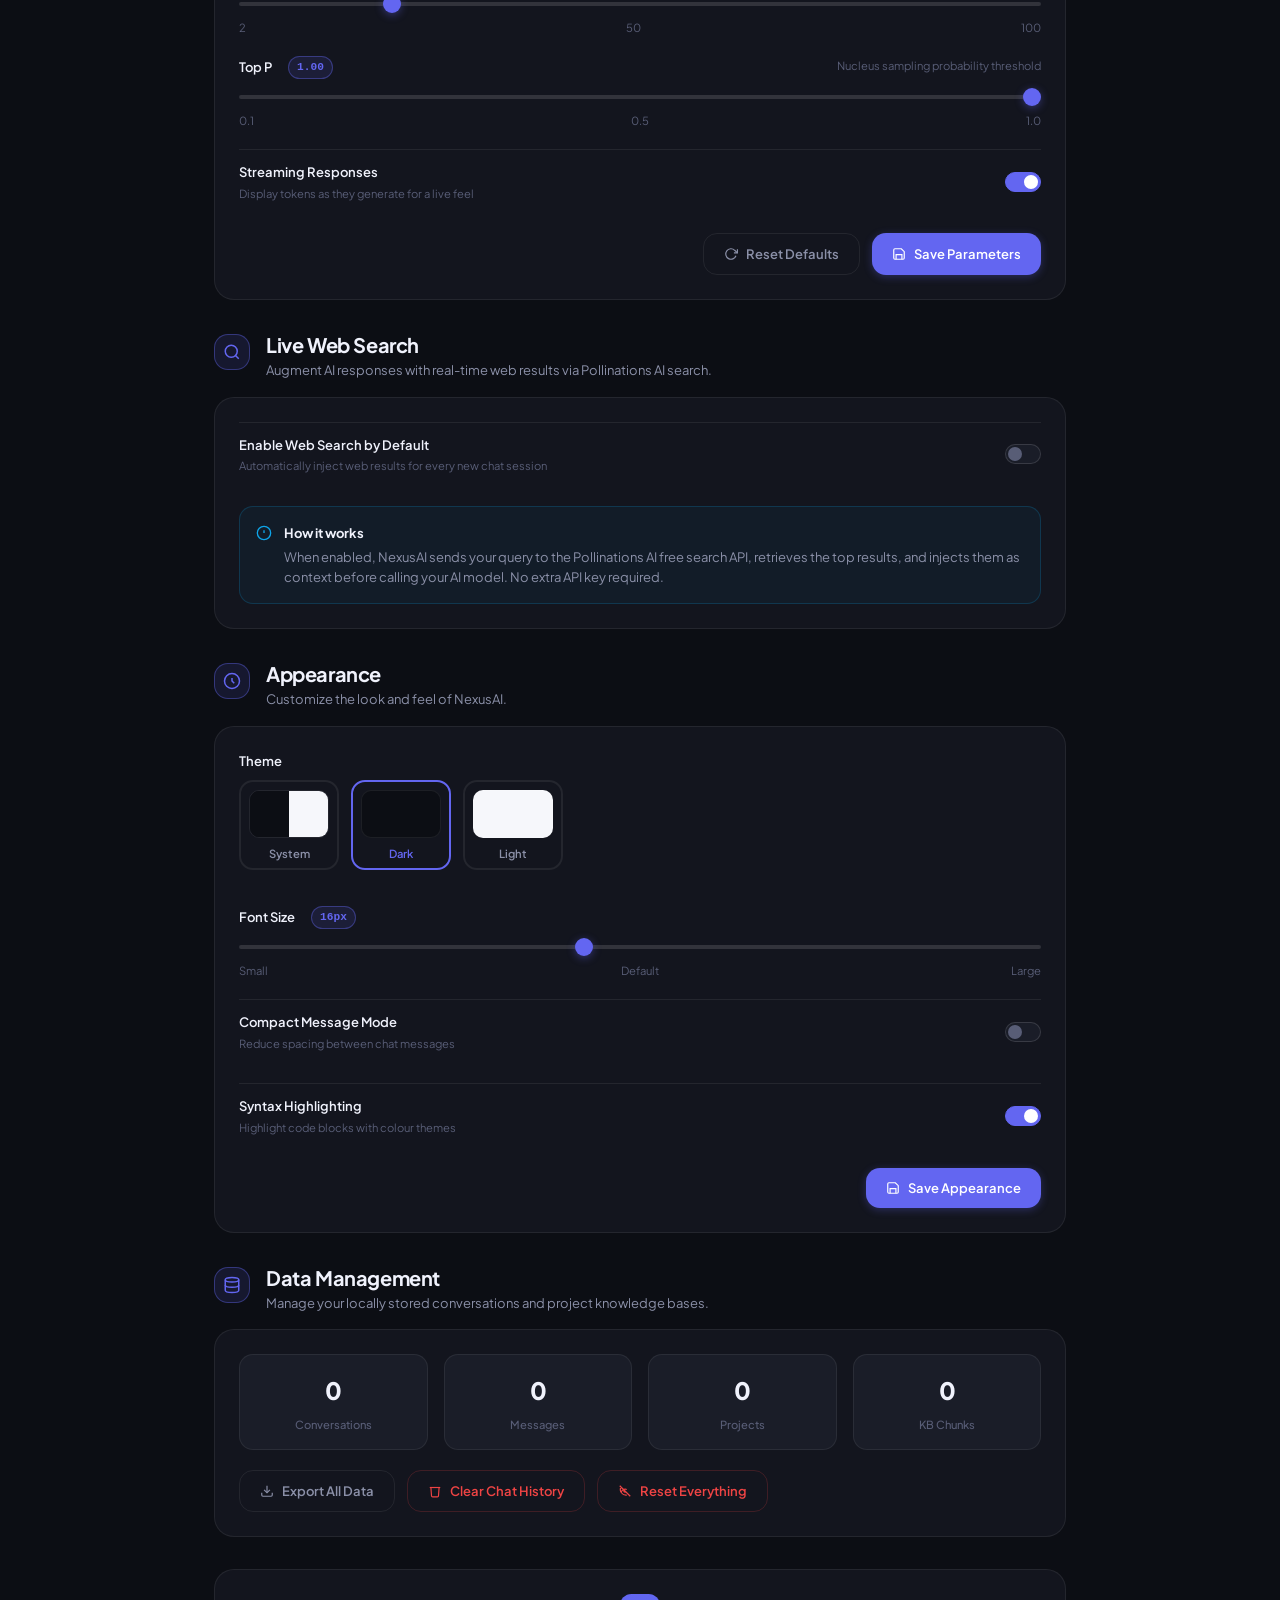
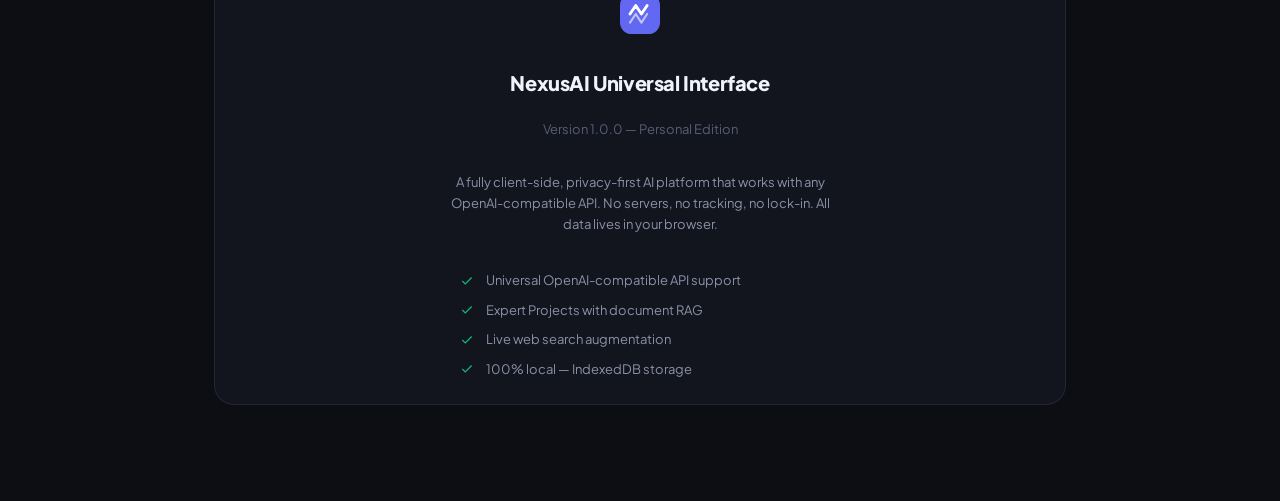
<file: settings.html>
<!DOCTYPE html>
<html lang="en" data-theme="dark">
<head>
  <meta charset="UTF-8" />
  <meta name="viewport" content="width=device-width, initial-scale=1.0, viewport-fit=cover" />
  <meta name="theme-color" content="#0f1117" />
  <title>Settings — NexusAI</title>
  <link rel="stylesheet" href="style.css" />
  <link rel="preconnect" href="https://fonts.googleapis.com" />
  <link rel="preconnect" href="https://fonts.gstatic.com" crossorigin />
  <link href="https://fonts.googleapis.com/css2?family=Plus+Jakarta+Sans:wght@300;400;500;600;700;800&display=swap" rel="stylesheet" />
</head>
<body class="settings-page">

  <!-- NAV -->
  <header class="top-nav" id="topNav" role="banner">
    <div class="nav-inner">
      <a href="index.html" class="nav-logo" aria-label="NexusAI Home">
        <div class="logo-mark">
          <svg width="28" height="28" viewBox="0 0 28 28" fill="none" aria-hidden="true">
            <rect width="28" height="28" rx="8" fill="url(#logo-grad-s)"/>
            <path d="M7 14 L11 8 L15 14 L19 8" stroke="white" stroke-width="2" stroke-linecap="round" stroke-linejoin="round"/>
            <path d="M7 20 L11 14 L15 20 L19 14" stroke="white" stroke-width="1.5" stroke-linecap="round" stroke-linejoin="round" opacity="0.6"/>
            <defs><linearGradient id="logo-grad-s" x1="0" y1="0" x2="28" y2="28"><stop offset="0%" stop-color="#6366f1"/><stop offset="100%" stop-color="#0ea5e9"/></linearGradient></defs>
          </svg>
        </div>
        <span class="logo-text">NexusAI</span>
      </a>
      <nav class="nav-links" role="navigation" aria-label="Main navigation">
        <a href="index.html" class="nav-link"><svg width="16" height="16" viewBox="0 0 24 24" fill="none" stroke="currentColor" stroke-width="2"><path d="M21 15a2 2 0 0 1-2 2H7l-4 4V5a2 2 0 0 1 2-2h14a2 2 0 0 1 2 2z"/></svg>Chat</a>
        <a href="projects.html" class="nav-link"><svg width="16" height="16" viewBox="0 0 24 24" fill="none" stroke="currentColor" stroke-width="2"><rect x="2" y="3" width="20" height="14" rx="2"/><path d="M8 21h8M12 17v4"/></svg>Projects</a>
        <a href="settings.html" class="nav-link active" aria-current="page"><svg width="16" height="16" viewBox="0 0 24 24" fill="none" stroke="currentColor" stroke-width="2"><circle cx="12" cy="12" r="3"/><path d="M19.07 4.93l-1.41 1.41M19.07 19.07l-1.41-1.41M4.93 19.07l1.41-1.41M4.93 4.93l1.41 1.41M21 12h-1M4 12H3M12 21v-1M12 4V3"/></svg>Settings</a>
      </nav>
      <div class="nav-actions">
        <div class="connection-badge" id="connectionBadge">
          <span class="badge-dot" id="connectionDot"></span>
          <span class="badge-label" id="connectionLabel">Offline</span>
        </div>
        <button class="icon-btn theme-toggle" id="themeToggle" aria-label="Toggle dark/light mode">
          <span class="theme-icon sun-icon"><svg width="18" height="18" viewBox="0 0 24 24" fill="none" stroke="currentColor" stroke-width="2" stroke-linecap="round" stroke-linejoin="round"><circle cx="12" cy="12" r="5"/><line x1="12" y1="1" x2="12" y2="3"/><line x1="12" y1="21" x2="12" y2="23"/><line x1="4.22" y1="4.22" x2="5.64" y2="5.64"/><line x1="18.36" y1="18.36" x2="19.78" y2="19.78"/><line x1="1" y1="12" x2="3" y2="12"/><line x1="21" y1="12" x2="23" y2="12"/><line x1="4.22" y1="19.78" x2="5.64" y2="18.36"/><line x1="18.36" y1="5.64" x2="19.78" y2="4.22"/></svg></span>
          <span class="theme-icon moon-icon"><svg width="18" height="18" viewBox="0 0 24 24" fill="none" stroke="currentColor" stroke-width="2" stroke-linecap="round" stroke-linejoin="round"><path d="M21 12.79A9 9 0 1 1 11.21 3a7 7 0 0 0 9.79 9.79z"/></svg></span>
        </button>
        <button class="icon-btn hamburger" id="hamburger" aria-label="Open menu" aria-expanded="false">
          <span class="ham-bar"></span><span class="ham-bar"></span><span class="ham-bar"></span>
        </button>
      </div>
    </div>
  </header>

  <!-- Mobile Menu -->
  <div class="mobile-menu-overlay" id="mobileMenuOverlay" aria-hidden="true"></div>
  <nav class="mobile-menu" id="mobileMenu" aria-label="Mobile navigation" aria-hidden="true">
    <div class="mobile-menu-header">
      <span class="mobile-menu-title">Menu</span>
      <button class="icon-btn" id="mobileMenuClose" aria-label="Close menu"><svg width="20" height="20" viewBox="0 0 24 24" fill="none" stroke="currentColor" stroke-width="2"><line x1="18" y1="6" x2="6" y2="18"/><line x1="6" y1="6" x2="18" y2="18"/></svg></button>
    </div>
    <a href="index.html" class="mobile-nav-link"><svg width="20" height="20" viewBox="0 0 24 24" fill="none" stroke="currentColor" stroke-width="2"><path d="M21 15a2 2 0 0 1-2 2H7l-4 4V5a2 2 0 0 1 2-2h14a2 2 0 0 1 2 2z"/></svg>Chat</a>
    <a href="projects.html" class="mobile-nav-link"><svg width="20" height="20" viewBox="0 0 24 24" fill="none" stroke="currentColor" stroke-width="2"><rect x="2" y="3" width="20" height="14" rx="2"/><path d="M8 21h8M12 17v4"/></svg>Projects</a>
    <a href="settings.html" class="mobile-nav-link active"><svg width="20" height="20" viewBox="0 0 24 24" fill="none" stroke="currentColor" stroke-width="2"><circle cx="12" cy="12" r="3"/><path d="M19.07 4.93l-1.41 1.41M19.07 19.07l-1.41-1.41M4.93 19.07l1.41-1.41M4.93 4.93l1.41 1.41M21 12h-1M4 12H3M12 21v-1M12 4V3"/></svg>Settings</a>
  </nav>

  <!-- ═══════════════════════════════════════════════════════════
       SETTINGS MAIN
  ═══════════════════════════════════════════════════════════ -->
  <main class="page-main settings-main" id="mainContent">
    <div class="settings-container">

      <!-- Page Header -->
      <div class="page-header reveal">
        <div class="page-header-text">
          <h1 class="page-title">Connection Hub</h1>
          <p class="page-description">Configure your custom API endpoint, model parameters, and application preferences.</p>
        </div>
      </div>

      <!-- ─── SECTION: API Connection ─── -->
      <section class="settings-section reveal" aria-labelledby="apiSectionTitle">
        <div class="settings-section-header">
          <div class="settings-section-icon">
            <svg width="18" height="18" viewBox="0 0 24 24" fill="none" stroke="currentColor" stroke-width="2" stroke-linecap="round" stroke-linejoin="round"><path d="M5 12.55a11 11 0 0 1 14.08 0"/><path d="M1.42 9a16 16 0 0 1 21.16 0"/><path d="M8.53 16.11a6 6 0 0 1 6.95 0"/><line x1="12" y1="20" x2="12.01" y2="20"/></svg>
          </div>
          <div>
            <h2 class="settings-section-title" id="apiSectionTitle">API Connection</h2>
            <p class="settings-section-desc">Connect to any OpenAI-compatible endpoint (OpenAI, Groq, Together, LM Studio, Ollama, etc.)</p>
          </div>
        </div>

        <div class="settings-card">
          <div class="form-group">
            <label class="form-label" for="baseUrl">
              Base URL
              <span class="label-badge">Required</span>
            </label>
            <div class="input-with-action">
              <input type="url" id="baseUrl" class="form-input" placeholder="https://api.openai.com/v1" autocomplete="off" spellcheck="false" />
              <button class="input-action-small" id="testConnectionBtn" title="Test connection">
                <svg width="14" height="14" viewBox="0 0 24 24" fill="none" stroke="currentColor" stroke-width="2"><polyline points="23 4 23 10 17 10"/><path d="M20.49 15a9 9 0 1 1-2.12-9.36L23 10"/></svg>
                Test
              </button>
            </div>
            <p class="field-hint">Common: <code>https://api.openai.com/v1</code> · <code>https://api.groq.com/openai/v1</code> · <code>http://localhost:11434/v1</code></p>
          </div>

          <div class="form-group">
            <label class="form-label" for="apiKey">
              API Key
              <span class="label-badge">Required</span>
            </label>
            <div class="input-with-action">
              <input type="password" id="apiKey" class="form-input" placeholder="sk-..." autocomplete="off" spellcheck="false" />
              <button class="input-action-small" id="toggleApiKeyVisibility" aria-label="Toggle API key visibility">
                <svg width="14" height="14" viewBox="0 0 24 24" fill="none" stroke="currentColor" stroke-width="2" id="eyeIconShow"><path d="M1 12s4-8 11-8 11 8 11 8-4 8-11 8-11-8-11-8z"/><circle cx="12" cy="12" r="3"/></svg>
                <svg width="14" height="14" viewBox="0 0 24 24" fill="none" stroke="currentColor" stroke-width="2" id="eyeIconHide" style="display:none"><path d="M17.94 17.94A10.07 10.07 0 0 1 12 20c-7 0-11-8-11-8a18.45 18.45 0 0 1 5.06-5.94M9.9 4.24A9.12 9.12 0 0 1 12 4c7 0 11 8 11 8a18.5 18.5 0 0 1-2.16 3.19m-6.72-1.07a3 3 0 1 1-4.24-4.24"/><line x1="1" y1="1" x2="23" y2="23"/></svg>
              </button>
            </div>
            <p class="field-hint">Stored locally in your browser only. Never sent anywhere except your configured endpoint.</p>
          </div>

          <!-- Connection status display -->
          <div class="connection-status-card" id="connectionStatusCard">
            <div class="status-icon" id="statusIcon">
              <svg width="20" height="20" viewBox="0 0 24 24" fill="none" stroke="currentColor" stroke-width="2"><circle cx="12" cy="12" r="10"/><line x1="12" y1="8" x2="12" y2="12"/><line x1="12" y1="16" x2="12.01" y2="16"/></svg>
            </div>
            <div class="status-text">
              <strong id="statusTitle">Not Connected</strong>
              <span id="statusDesc">Enter your Base URL and API Key above, then click Test to verify the connection.</span>
            </div>
          </div>

          <div class="form-actions">
            <button class="btn btn-ghost" id="clearCredentialsBtn">
              <svg width="14" height="14" viewBox="0 0 24 24" fill="none" stroke="currentColor" stroke-width="2"><polyline points="3 6 5 6 21 6"/><path d="M19 6l-1 14a2 2 0 0 1-2 2H8a2 2 0 0 1-2-2L5 6"/></svg>
              Clear
            </button>
            <button class="btn btn-primary" id="saveCredentialsBtn">
              <svg width="14" height="14" viewBox="0 0 24 24" fill="none" stroke="currentColor" stroke-width="2"><path d="M19 21H5a2 2 0 0 1-2-2V5a2 2 0 0 1 2-2h11l5 5v11a2 2 0 0 1-2 2z"/><polyline points="17 21 17 13 7 13 7 21"/><polyline points="7 3 7 8 15 8"/></svg>
              Save Connection
            </button>
          </div>
        </div>
      </section>

      <!-- ─── SECTION: Model Selection ─── -->
      <section class="settings-section reveal" aria-labelledby="modelSectionTitle">
        <div class="settings-section-header">
          <div class="settings-section-icon">
            <svg width="18" height="18" viewBox="0 0 24 24" fill="none" stroke="currentColor" stroke-width="2"><rect x="4" y="4" width="16" height="16" rx="2"/><rect x="9" y="9" width="6" height="6"/><line x1="9" y1="1" x2="9" y2="4"/><line x1="15" y1="1" x2="15" y2="4"/><line x1="9" y1="20" x2="9" y2="23"/><line x1="15" y1="20" x2="15" y2="23"/><line x1="20" y1="9" x2="23" y2="9"/><line x1="20" y1="14" x2="23" y2="14"/><line x1="1" y1="9" x2="4" y2="9"/><line x1="1" y1="14" x2="4" y2="14"/></svg>
          </div>
          <div>
            <h2 class="settings-section-title" id="modelSectionTitle">Model Selection</h2>
            <p class="settings-section-desc">Fetch available models from your endpoint or specify one manually.</p>
          </div>
        </div>

        <div class="settings-card">
          <div class="form-group">
            <div class="label-with-action">
              <label class="form-label" for="modelSelectSettings">Active Model</label>
              <button class="btn-link" id="fetchModelsBtn">
                <svg width="13" height="13" viewBox="0 0 24 24" fill="none" stroke="currentColor" stroke-width="2"><polyline points="23 4 23 10 17 10"/><path d="M20.49 15a9 9 0 1 1-2.12-9.36L23 10"/></svg>
                Fetch Available Models
              </button>
            </div>
            <div class="model-select-wrapper">
              <select id="modelSelectSettings" class="form-input form-select" aria-label="Select active model">
                <option value="">— Connect API to fetch models —</option>
              </select>
              <svg class="select-chevron-inner" width="14" height="14" viewBox="0 0 24 24" fill="none" stroke="currentColor" stroke-width="2"><polyline points="6 9 12 15 18 9"/></svg>
            </div>
          </div>

          <div class="form-group">
            <label class="form-label" for="manualModel">Or specify model ID manually</label>
            <input type="text" id="manualModel" class="form-input" placeholder="e.g., gpt-4o, claude-3-5-sonnet, llama3:8b" />
          </div>

          <!-- Model cards for quick presets -->
          <div class="preset-models">
            <p class="preset-label">Quick Presets</p>
            <div class="preset-grid">
              <button class="preset-card" data-model="gpt-4o" data-provider="OpenAI">
                <span class="preset-name">GPT-4o</span>
                <span class="preset-provider">OpenAI</span>
              </button>
              <button class="preset-card" data-model="gpt-4o-mini" data-provider="OpenAI">
                <span class="preset-name">GPT-4o Mini</span>
                <span class="preset-provider">OpenAI</span>
              </button>
              <button class="preset-card" data-model="llama-3.3-70b-versatile" data-provider="Groq">
                <span class="preset-name">Llama 3.3 70B</span>
                <span class="preset-provider">Groq</span>
              </button>
              <button class="preset-card" data-model="mixtral-8x7b-32768" data-provider="Groq">
                <span class="preset-name">Mixtral 8x7B</span>
                <span class="preset-provider">Groq</span>
              </button>
              <button class="preset-card" data-model="gemma2-9b-it" data-provider="Groq">
                <span class="preset-name">Gemma 2 9B</span>
                <span class="preset-provider">Groq</span>
              </button>
              <button class="preset-card" data-model="llama3:8b" data-provider="Ollama">
                <span class="preset-name">Llama3 8B</span>
                <span class="preset-provider">Ollama (Local)</span>
              </button>
            </div>
          </div>
        </div>
      </section>

      <!-- ─── SECTION: Generation Parameters ─── -->
      <section class="settings-section reveal" aria-labelledby="paramSectionTitle">
        <div class="settings-section-header">
          <div class="settings-section-icon">
            <svg width="18" height="18" viewBox="0 0 24 24" fill="none" stroke="currentColor" stroke-width="2"><line x1="4" y1="21" x2="4" y2="14"/><line x1="4" y1="10" x2="4" y2="3"/><line x1="12" y1="21" x2="12" y2="12"/><line x1="12" y1="8" x2="12" y2="3"/><line x1="20" y1="21" x2="20" y2="16"/><line x1="20" y1="12" x2="20" y2="3"/><line x1="1" y1="14" x2="7" y2="14"/><line x1="9" y1="8" x2="15" y2="8"/><line x1="17" y1="16" x2="23" y2="16"/></svg>
          </div>
          <div>
            <h2 class="settings-section-title" id="paramSectionTitle">Generation Parameters</h2>
            <p class="settings-section-desc">Fine-tune how the model generates responses.</p>
          </div>
        </div>

        <div class="settings-card">
          <!-- Max Tokens -->
          <div class="param-group">
            <div class="param-header">
              <label class="form-label" for="maxTokens">
                Max Tokens
                <span class="param-value-badge" id="maxTokensVal">2048</span>
              </label>
              <span class="param-desc">Maximum response length</span>
            </div>
            <input type="range" id="maxTokens" class="range-slider" min="256" max="32768" step="256" value="2048" aria-label="Maximum output tokens" />
            <div class="range-labels">
              <span>256</span>
              <span>8K</span>
              <span>32K</span>
            </div>
          </div>

          <!-- Temperature -->
          <div class="param-group">
            <div class="param-header">
              <label class="form-label" for="temperature">
                Temperature
                <span class="param-value-badge" id="temperatureVal">0.7</span>
              </label>
              <span class="param-desc">Creativity vs. precision (0 = focused, 2 = creative)</span>
            </div>
            <input type="range" id="temperature" class="range-slider" min="0" max="2" step="0.05" value="0.7" aria-label="Temperature" />
            <div class="range-labels">
              <span>Precise</span>
              <span>Balanced</span>
              <span>Creative</span>
            </div>
          </div>

          <!-- Context Window -->
          <div class="param-group">
            <div class="param-header">
              <label class="form-label" for="contextWindow">
                Context Window (messages)
                <span class="param-value-badge" id="contextWindowVal">20</span>
              </label>
              <span class="param-desc">How many previous messages to send with each request</span>
            </div>
            <input type="range" id="contextWindow" class="range-slider" min="2" max="100" step="2" value="20" aria-label="Context window messages" />
            <div class="range-labels">
              <span>2</span>
              <span>50</span>
              <span>100</span>
            </div>
          </div>

          <!-- Top P -->
          <div class="param-group">
            <div class="param-header">
              <label class="form-label" for="topP">
                Top P
                <span class="param-value-badge" id="topPVal">1.0</span>
              </label>
              <span class="param-desc">Nucleus sampling probability threshold</span>
            </div>
            <input type="range" id="topP" class="range-slider" min="0.1" max="1" step="0.05" value="1.0" aria-label="Top P" />
            <div class="range-labels">
              <span>0.1</span>
              <span>0.5</span>
              <span>1.0</span>
            </div>
          </div>

          <!-- Streaming toggle -->
          <div class="settings-toggle-row">
            <div class="settings-toggle-info">
              <span class="settings-toggle-label">Streaming Responses</span>
              <span class="settings-toggle-desc">Display tokens as they generate for a live feel</span>
            </div>
            <label class="toggle-switch">
              <input type="checkbox" id="streamingToggle" role="switch" checked aria-label="Enable streaming" />
              <span class="toggle-track"><span class="toggle-thumb"></span></span>
            </label>
          </div>

          <div class="form-actions">
            <button class="btn btn-ghost" id="resetParamsBtn">
              <svg width="14" height="14" viewBox="0 0 24 24" fill="none" stroke="currentColor" stroke-width="2"><polyline points="23 4 23 10 17 10"/><path d="M20.49 15a9 9 0 1 1-2.12-9.36L23 10"/></svg>
              Reset Defaults
            </button>
            <button class="btn btn-primary" id="saveParamsBtn">
              <svg width="14" height="14" viewBox="0 0 24 24" fill="none" stroke="currentColor" stroke-width="2"><path d="M19 21H5a2 2 0 0 1-2-2V5a2 2 0 0 1 2-2h11l5 5v11a2 2 0 0 1-2 2z"/><polyline points="17 21 17 13 7 13 7 21"/></svg>
              Save Parameters
            </button>
          </div>
        </div>
      </section>

      <!-- ─── SECTION: Web Search ─── -->
      <section class="settings-section reveal" aria-labelledby="webSearchSectionTitle">
        <div class="settings-section-header">
          <div class="settings-section-icon">
            <svg width="18" height="18" viewBox="0 0 24 24" fill="none" stroke="currentColor" stroke-width="2"><circle cx="11" cy="11" r="8"/><line x1="21" y1="21" x2="16.65" y2="16.65"/></svg>
          </div>
          <div>
            <h2 class="settings-section-title" id="webSearchSectionTitle">Live Web Search</h2>
            <p class="settings-section-desc">Augment AI responses with real-time web results via Pollinations AI search.</p>
          </div>
        </div>

        <div class="settings-card">
          <div class="settings-toggle-row">
            <div class="settings-toggle-info">
              <span class="settings-toggle-label">Enable Web Search by Default</span>
              <span class="settings-toggle-desc">Automatically inject web results for every new chat session</span>
            </div>
            <label class="toggle-switch">
              <input type="checkbox" id="webSearchDefault" role="switch" aria-label="Enable web search by default" />
              <span class="toggle-track"><span class="toggle-thumb"></span></span>
            </label>
          </div>

          <div class="info-card">
            <svg width="16" height="16" viewBox="0 0 24 24" fill="none" stroke="currentColor" stroke-width="2"><circle cx="12" cy="12" r="10"/><line x1="12" y1="8" x2="12" y2="12"/><line x1="12" y1="16" x2="12.01" y2="16"/></svg>
            <div>
              <strong>How it works</strong>
              <p>When enabled, NexusAI sends your query to the Pollinations AI free search API, retrieves the top results, and injects them as context before calling your AI model. No extra API key required.</p>
            </div>
          </div>
        </div>
      </section>

      <!-- ─── SECTION: Appearance ─── -->
      <section class="settings-section reveal" aria-labelledby="appearanceSectionTitle">
        <div class="settings-section-header">
          <div class="settings-section-icon">
            <svg width="18" height="18" viewBox="0 0 24 24" fill="none" stroke="currentColor" stroke-width="2"><circle cx="12" cy="12" r="10"/><path d="M12 8v4l3 3"/></svg>
          </div>
          <div>
            <h2 class="settings-section-title" id="appearanceSectionTitle">Appearance</h2>
            <p class="settings-section-desc">Customize the look and feel of NexusAI.</p>
          </div>
        </div>

        <div class="settings-card">
          <!-- Theme -->
          <div class="form-group">
            <label class="form-label">Theme</label>
            <div class="theme-picker" role="group" aria-label="Select theme">
              <button class="theme-option" data-theme-pref="system" aria-label="Use system theme">
                <div class="theme-preview system-preview">
                  <div class="preview-half dark"></div>
                  <div class="preview-half light"></div>
                </div>
                <span>System</span>
              </button>
              <button class="theme-option" data-theme-pref="dark" aria-label="Dark theme">
                <div class="theme-preview dark-preview"></div>
                <span>Dark</span>
              </button>
              <button class="theme-option" data-theme-pref="light" aria-label="Light theme">
                <div class="theme-preview light-preview"></div>
                <span>Light</span>
              </button>
            </div>
          </div>

          <!-- Font size -->
          <div class="param-group">
            <div class="param-header">
              <label class="form-label" for="fontSize">
                Font Size
                <span class="param-value-badge" id="fontSizeVal">16px</span>
              </label>
            </div>
            <input type="range" id="fontSize" class="range-slider" min="13" max="20" step="1" value="16" aria-label="Font size" />
            <div class="range-labels"><span>Small</span><span>Default</span><span>Large</span></div>
          </div>

          <!-- Compact mode -->
          <div class="settings-toggle-row">
            <div class="settings-toggle-info">
              <span class="settings-toggle-label">Compact Message Mode</span>
              <span class="settings-toggle-desc">Reduce spacing between chat messages</span>
            </div>
            <label class="toggle-switch">
              <input type="checkbox" id="compactMode" role="switch" aria-label="Compact message mode" />
              <span class="toggle-track"><span class="toggle-thumb"></span></span>
            </label>
          </div>

          <!-- Code highlighting -->
          <div class="settings-toggle-row">
            <div class="settings-toggle-info">
              <span class="settings-toggle-label">Syntax Highlighting</span>
              <span class="settings-toggle-desc">Highlight code blocks with colour themes</span>
            </div>
            <label class="toggle-switch">
              <input type="checkbox" id="syntaxHighlight" role="switch" checked aria-label="Syntax highlighting" />
              <span class="toggle-track"><span class="toggle-thumb"></span></span>
            </label>
          </div>

          <div class="form-actions">
            <button class="btn btn-primary" id="saveAppearanceBtn">
              <svg width="14" height="14" viewBox="0 0 24 24" fill="none" stroke="currentColor" stroke-width="2"><path d="M19 21H5a2 2 0 0 1-2-2V5a2 2 0 0 1 2-2h11l5 5v11a2 2 0 0 1-2 2z"/><polyline points="17 21 17 13 7 13 7 21"/></svg>
              Save Appearance
            </button>
          </div>
        </div>
      </section>

      <!-- ─── SECTION: Data Management ─── -->
      <section class="settings-section reveal" aria-labelledby="dataSectionTitle">
        <div class="settings-section-header">
          <div class="settings-section-icon">
            <svg width="18" height="18" viewBox="0 0 24 24" fill="none" stroke="currentColor" stroke-width="2"><ellipse cx="12" cy="5" rx="9" ry="3"/><path d="M21 12c0 1.66-4 3-9 3s-9-1.34-9-3"/><path d="M3 5v14c0 1.66 4 3 9 3s9-1.34 9-3V5"/></svg>
          </div>
          <div>
            <h2 class="settings-section-title" id="dataSectionTitle">Data Management</h2>
            <p class="settings-section-desc">Manage your locally stored conversations and project knowledge bases.</p>
          </div>
        </div>

        <div class="settings-card">
          <div class="data-stats-grid" id="dataStatsGrid">
            <div class="data-stat">
              <span class="data-stat-value" id="totalConversations">—</span>
              <span class="data-stat-label">Conversations</span>
            </div>
            <div class="data-stat">
              <span class="data-stat-value" id="totalMessages">—</span>
              <span class="data-stat-label">Messages</span>
            </div>
            <div class="data-stat">
              <span class="data-stat-value" id="totalProjects">—</span>
              <span class="data-stat-label">Projects</span>
            </div>
            <div class="data-stat">
              <span class="data-stat-value" id="totalChunks">—</span>
              <span class="data-stat-label">KB Chunks</span>
            </div>
          </div>

          <div class="data-actions">
            <button class="btn btn-ghost" id="exportDataBtn">
              <svg width="14" height="14" viewBox="0 0 24 24" fill="none" stroke="currentColor" stroke-width="2"><path d="M21 15v4a2 2 0 0 1-2 2H5a2 2 0 0 1-2-2v-4"/><polyline points="7 10 12 15 17 10"/><line x1="12" y1="15" x2="12" y2="3"/></svg>
              Export All Data
            </button>
            <button class="btn btn-ghost btn-danger" id="clearHistoryBtn">
              <svg width="14" height="14" viewBox="0 0 24 24" fill="none" stroke="currentColor" stroke-width="2"><polyline points="3 6 5 6 21 6"/><path d="M19 6l-1 14a2 2 0 0 1-2 2H8a2 2 0 0 1-2-2L5 6"/></svg>
              Clear Chat History
            </button>
            <button class="btn btn-ghost btn-danger" id="clearAllDataBtn">
              <svg width="14" height="14" viewBox="0 0 24 24" fill="none" stroke="currentColor" stroke-width="2"><path d="M3 3l18 18M10.5 10.677A2 2 0 0 0 10 12a2 2 0 0 0 2 2 2 2 0 0 0 1.322-.5M15 9.354A7 7 0 0 0 5.354 15M4.93 4.93A10 10 0 0 0 15.07 19.07"/></svg>
              Reset Everything
            </button>
          </div>
        </div>
      </section>

      <!-- ─── SECTION: About ─── -->
      <section class="settings-section reveal" aria-labelledby="aboutSectionTitle">
        <div class="settings-card about-card">
          <div class="about-logo">
            <svg width="40" height="40" viewBox="0 0 28 28" fill="none">
              <rect width="28" height="28" rx="8" fill="url(#about-grad)"/>
              <path d="M7 14 L11 8 L15 14 L19 8" stroke="white" stroke-width="2" stroke-linecap="round" stroke-linejoin="round"/>
              <path d="M7 20 L11 14 L15 20 L19 14" stroke="white" stroke-width="1.5" stroke-linecap="round" stroke-linejoin="round" opacity="0.6"/>
              <defs><linearGradient id="about-grad" x1="0" y1="0" x2="28" y2="28"><stop offset="0%" stop-color="#6366f1"/><stop offset="100%" stop-color="#0ea5e9"/></linearGradient></defs>
            </svg>
          </div>
          <h3 class="about-title">NexusAI Universal Interface</h3>
          <p class="about-version">Version 1.0.0 — Personal Edition</p>
          <p class="about-desc">A fully client-side, privacy-first AI platform that works with any OpenAI-compatible API. No servers, no tracking, no lock-in. All data lives in your browser.</p>
          <div class="about-features">
            <div class="about-feature">
              <svg width="14" height="14" viewBox="0 0 24 24" fill="none" stroke="currentColor" stroke-width="2"><polyline points="20 6 9 17 4 12"/></svg>
              Universal OpenAI-compatible API support
            </div>
            <div class="about-feature">
              <svg width="14" height="14" viewBox="0 0 24 24" fill="none" stroke="currentColor" stroke-width="2"><polyline points="20 6 9 17 4 12"/></svg>
              Expert Projects with document RAG
            </div>
            <div class="about-feature">
              <svg width="14" height="14" viewBox="0 0 24 24" fill="none" stroke="currentColor" stroke-width="2"><polyline points="20 6 9 17 4 12"/></svg>
              Live web search augmentation
            </div>
            <div class="about-feature">
              <svg width="14" height="14" viewBox="0 0 24 24" fill="none" stroke="currentColor" stroke-width="2"><polyline points="20 6 9 17 4 12"/></svg>
              100% local — IndexedDB storage
            </div>
          </div>
        </div>
      </section>

    </div>
  </main>

  <div class="toast-container" id="toastContainer" role="status" aria-live="polite"></div>

  <script src="script.js"></script>
  <script>
    document.addEventListener('DOMContentLoaded', () => {
      window.NexusApp.initSettings();
    });
  </script>
</body>
</html>
</file>
<file: style.css>
/* ═══════════════════════════════════════════════════════════════
   NexusAI — style.css
   iOS-inspired premium dark/light design system
   Mobile-first, CSS custom properties throughout
═══════════════════════════════════════════════════════════════ */

/* ─── 1. CSS CUSTOM PROPERTIES (Design Tokens) ─── */
:root {
  /* Spacing (8px base system) */
  --space-1: 4px;
  --space-2: 8px;
  --space-3: 12px;
  --space-4: 16px;
  --space-5: 20px;
  --space-6: 24px;
  --space-8: 32px;
  --space-10: 40px;
  --space-12: 48px;
  --space-16: 64px;

  /* Border radius */
  --radius-sm: 6px;
  --radius-md: 10px;
  --radius-lg: 14px;
  --radius-xl: 20px;
  --radius-2xl: 28px;
  --radius-full: 9999px;

  /* Typography */
  --font-sans: 'Plus Jakarta Sans', -apple-system, BlinkMacSystemFont, sans-serif;
  --font-mono: 'Fira Code', 'Cascadia Code', 'Courier New', monospace;

  /* Font sizes */
  --text-xs: 0.7rem;
  --text-sm: 0.8125rem;
  --text-base: 1rem;
  --text-lg: 1.125rem;
  --text-xl: 1.25rem;
  --text-2xl: 1.5rem;
  --text-3xl: 1.875rem;
  --text-4xl: 2.25rem;

  /* Transitions */
  --transition-fast: 150ms cubic-bezier(0.4, 0, 0.2, 1);
  --transition-base: 250ms cubic-bezier(0.4, 0, 0.2, 1);
  --transition-slow: 400ms cubic-bezier(0.4, 0, 0.2, 1);
  --transition-spring: 300ms cubic-bezier(0.34, 1.56, 0.64, 1);

  /* Nav height */
  --nav-height: 60px;

  /* Accent */
  --accent: #6366f1;
  --accent-light: #818cf8;
  --accent-dark: #4f46e5;
  --accent-glow: rgba(99, 102, 241, 0.15);
  --sky: #0ea5e9;
  --sky-glow: rgba(14, 165, 233, 0.12);
  --success: #10b981;
  --warning: #f59e0b;
  --danger: #ef4444;
  --danger-light: rgba(239, 68, 68, 0.1);
}

/* ─── 2. DARK THEME (Default) ─── */
[data-theme="dark"] {
  --bg-base: #0c0e14;
  --bg-elevated: #13151e;
  --bg-surface: #1a1d28;
  --bg-overlay: #21253a;
  --bg-hover: rgba(255,255,255,0.04);
  --bg-active: rgba(99, 102, 241, 0.12);

  --border: rgba(255,255,255,0.07);
  --border-strong: rgba(255,255,255,0.13);
  --border-accent: rgba(99, 102, 241, 0.4);

  --text-primary: #f0f2fc;
  --text-secondary: #8b90a8;
  --text-tertiary: #585d76;
  --text-accent: #818cf8;
  --text-inverse: #0c0e14;

  --shadow-sm: 0 1px 3px rgba(0,0,0,0.4);
  --shadow-md: 0 4px 16px rgba(0,0,0,0.35);
  --shadow-lg: 0 8px 32px rgba(0,0,0,0.5);
  --shadow-xl: 0 20px 60px rgba(0,0,0,0.6);

  --glass-bg: rgba(19, 21, 30, 0.8);
  --glass-border: rgba(255,255,255,0.08);

  --scrollbar-track: rgba(255,255,255,0.03);
  --scrollbar-thumb: rgba(255,255,255,0.1);

  --code-bg: #10121a;
  --user-bubble: #1e2240;
  --user-bubble-border: rgba(99, 102, 241, 0.25);
  --ai-bubble: #161921;
  --ai-bubble-border: rgba(255,255,255,0.06);
}

/* ─── 3. LIGHT THEME ─── */
[data-theme="light"] {
  --bg-base: #f6f7fb;
  --bg-elevated: #ffffff;
  --bg-surface: #f0f1f8;
  --bg-overlay: #e8eaf4;
  --bg-hover: rgba(0,0,0,0.035);
  --bg-active: rgba(99, 102, 241, 0.08);

  --border: rgba(0,0,0,0.08);
  --border-strong: rgba(0,0,0,0.14);
  --border-accent: rgba(99, 102, 241, 0.35);

  --text-primary: #0f1117;
  --text-secondary: #5c617a;
  --text-tertiary: #9499b0;
  --text-accent: #4f46e5;
  --text-inverse: #f0f2fc;

  --shadow-sm: 0 1px 3px rgba(0,0,0,0.08);
  --shadow-md: 0 4px 16px rgba(0,0,0,0.08);
  --shadow-lg: 0 8px 32px rgba(0,0,0,0.1);
  --shadow-xl: 0 20px 60px rgba(0,0,0,0.12);

  --glass-bg: rgba(255,255,255,0.85);
  --glass-border: rgba(0,0,0,0.07);

  --scrollbar-track: rgba(0,0,0,0.04);
  --scrollbar-thumb: rgba(0,0,0,0.14);

  --code-bg: #f0f1f8;
  --user-bubble: #eef0ff;
  --user-bubble-border: rgba(99, 102, 241, 0.2);
  --ai-bubble: #ffffff;
  --ai-bubble-border: rgba(0,0,0,0.07);
}

/* ─── 4. BASE RESET & GLOBAL ─── */
*, *::before, *::after {
  box-sizing: border-box;
  margin: 0;
  padding: 0;
}

html {
  font-size: 16px;
  scroll-behavior: smooth;
  -webkit-text-size-adjust: 100%;
  height: 100%;
}

body {
  font-family: var(--font-sans);
  font-size: var(--text-base);
  line-height: 1.65;
  color: var(--text-primary);
  background-color: var(--bg-base);
  min-height: 100%;
  -webkit-font-smoothing: antialiased;
  -moz-osx-font-smoothing: grayscale;
  transition: background-color var(--transition-slow), color var(--transition-slow);
  overflow-x: hidden;
}

::selection { background: var(--accent-glow); color: var(--text-accent); }

img { max-width: 100%; display: block; }
a { color: var(--text-accent); text-decoration: none; }
a:hover { text-decoration: underline; }
button { cursor: pointer; border: none; background: none; font-family: inherit; }
input, textarea, select { font-family: inherit; }

/* Scrollbar */
::-webkit-scrollbar { width: 6px; height: 6px; }
::-webkit-scrollbar-track { background: var(--scrollbar-track); }
::-webkit-scrollbar-thumb { background: var(--scrollbar-thumb); border-radius: var(--radius-full); }
::-webkit-scrollbar-thumb:hover { background: var(--text-tertiary); }

/* Reduced motion */
@media (prefers-reduced-motion: reduce) {
  *, *::before, *::after {
    animation-duration: 0.01ms !important;
    transition-duration: 0.01ms !important;
  }
}

/* ─── 5. TYPOGRAPHY ─── */
h1, h2, h3, h4 {
  font-weight: 700;
  line-height: 1.25;
  color: var(--text-primary);
  letter-spacing: -0.02em;
}

code, pre {
  font-family: var(--font-mono);
  font-size: 0.875em;
}

/* ─── 6. NAVIGATION ─── */
.top-nav {
  position: sticky;
  top: 0;
  z-index: 100;
  height: var(--nav-height);
  background: var(--glass-bg);
  border-bottom: 1px solid var(--border);
  backdrop-filter: blur(20px) saturate(180%);
  -webkit-backdrop-filter: blur(20px) saturate(180%);
  transition: background var(--transition-slow);
}

.nav-inner {
  max-width: 1440px;
  margin: 0 auto;
  padding: 0 var(--space-5);
  height: 100%;
  display: flex;
  align-items: center;
  gap: var(--space-4);
}

.nav-logo {
  display: flex;
  align-items: center;
  gap: var(--space-2);
  text-decoration: none;
  flex-shrink: 0;
}

.logo-mark {
  transition: transform var(--transition-spring);
}
.nav-logo:hover .logo-mark { transform: scale(1.08) rotate(-3deg); }

.logo-text {
  font-size: var(--text-lg);
  font-weight: 800;
  color: var(--text-primary);
  letter-spacing: -0.03em;
}

.nav-links {
  display: none;
  align-items: center;
  gap: var(--space-1);
  flex: 1;
}

@media (min-width: 768px) {
  .nav-links { display: flex; }
}

.nav-link {
  display: flex;
  align-items: center;
  gap: var(--space-2);
  padding: var(--space-2) var(--space-3);
  border-radius: var(--radius-md);
  font-size: var(--text-sm);
  font-weight: 500;
  color: var(--text-secondary);
  transition: all var(--transition-fast);
  text-decoration: none;
}

.nav-link:hover {
  color: var(--text-primary);
  background: var(--bg-hover);
  text-decoration: none;
}

.nav-link.active {
  color: var(--accent);
  background: var(--bg-active);
  font-weight: 600;
}

.nav-actions {
  display: flex;
  align-items: center;
  gap: var(--space-2);
  margin-left: auto;
}

/* Connection Badge */
.connection-badge {
  display: flex;
  align-items: center;
  gap: var(--space-2);
  padding: var(--space-1) var(--space-3);
  border-radius: var(--radius-full);
  background: var(--bg-surface);
  border: 1px solid var(--border);
  font-size: var(--text-xs);
  font-weight: 600;
  color: var(--text-secondary);
  transition: all var(--transition-base);
}

.connection-badge.large {
  padding: var(--space-2) var(--space-4);
  font-size: var(--text-sm);
}

.badge-dot {
  width: 6px;
  height: 6px;
  border-radius: 50%;
  background: var(--text-tertiary);
  transition: background var(--transition-base);
  flex-shrink: 0;
}

.badge-dot.connected { background: var(--success); box-shadow: 0 0 6px rgba(16, 185, 129, 0.5); }
.badge-dot.connecting { background: var(--warning); animation: pulse-dot 1s infinite; }
.badge-dot.error { background: var(--danger); }

@keyframes pulse-dot {
  0%, 100% { opacity: 1; }
  50% { opacity: 0.3; }
}

/* Icon Button */
.icon-btn {
  display: flex;
  align-items: center;
  justify-content: center;
  width: 36px;
  height: 36px;
  border-radius: var(--radius-md);
  color: var(--text-secondary);
  transition: all var(--transition-fast);
  flex-shrink: 0;
}

.icon-btn:hover {
  color: var(--text-primary);
  background: var(--bg-hover);
}

.icon-btn:active { transform: scale(0.92); }

/* Theme Toggle */
.theme-toggle { position: relative; overflow: hidden; }
.theme-icon { position: absolute; transition: all var(--transition-spring); }
.sun-icon { opacity: 1; transform: scale(1) rotate(0deg); }
.moon-icon { opacity: 0; transform: scale(0.5) rotate(90deg); }

[data-theme="light"] .sun-icon { opacity: 0; transform: scale(0.5) rotate(-90deg); }
[data-theme="light"] .moon-icon { opacity: 1; transform: scale(1) rotate(0deg); }

/* Hamburger */
.hamburger {
  flex-direction: column;
  gap: 4px;
  width: 36px;
  height: 36px;
}

@media (min-width: 768px) { .hamburger { display: none; } }

.ham-bar {
  display: block;
  width: 18px;
  height: 2px;
  background: var(--text-secondary);
  border-radius: 2px;
  transition: all var(--transition-base);
  transform-origin: center;
}

.hamburger.open .ham-bar:nth-child(1) { transform: translateY(6px) rotate(45deg); }
.hamburger.open .ham-bar:nth-child(2) { opacity: 0; transform: scaleX(0); }
.hamburger.open .ham-bar:nth-child(3) { transform: translateY(-6px) rotate(-45deg); }

/* ─── 7. MOBILE MENU ─── */
.mobile-menu-overlay {
  display: none;
  position: fixed;
  inset: 0;
  z-index: 198;
  background: rgba(0,0,0,0.5);
  backdrop-filter: blur(4px);
  opacity: 0;
  transition: opacity var(--transition-base);
}

.mobile-menu-overlay.visible { display: block; opacity: 1; }

.mobile-menu {
  position: fixed;
  top: 0;
  right: 0;
  z-index: 199;
  width: min(320px, 85vw);
  height: 100%;
  background: var(--bg-elevated);
  border-left: 1px solid var(--border);
  padding: var(--space-4);
  transform: translateX(100%);
  transition: transform var(--transition-spring);
  overflow-y: auto;
  display: flex;
  flex-direction: column;
  gap: var(--space-1);
}

.mobile-menu.open { transform: translateX(0); }

.mobile-menu-header {
  display: flex;
  align-items: center;
  justify-content: space-between;
  padding: var(--space-2) 0 var(--space-4);
  border-bottom: 1px solid var(--border);
  margin-bottom: var(--space-2);
}

.mobile-menu-title { font-weight: 700; color: var(--text-primary); }

.mobile-nav-link {
  display: flex;
  align-items: center;
  gap: var(--space-3);
  padding: var(--space-3) var(--space-4);
  border-radius: var(--radius-lg);
  font-size: var(--text-base);
  font-weight: 500;
  color: var(--text-secondary);
  text-decoration: none;
  transition: all var(--transition-fast);
}

.mobile-nav-link:hover { color: var(--text-primary); background: var(--bg-hover); text-decoration: none; }
.mobile-nav-link.active { color: var(--accent); background: var(--bg-active); }
.mobile-menu-divider { height: 1px; background: var(--border); margin: var(--space-2) 0; }
.mobile-menu-info { padding: var(--space-2) var(--space-2); }

/* ─── 8. CHAT LAYOUT ─── */
.chat-page {
  display: flex;
  flex-direction: column;
  height: 100dvh;
  overflow: hidden;
}

.chat-layout {
  display: flex;
  flex: 1;
  overflow: hidden;
  position: relative;
}

/* ─── 9. CHAT SIDEBAR ─── */
.chat-sidebar {
  width: 260px;
  flex-shrink: 0;
  display: none;
  flex-direction: column;
  background: var(--bg-elevated);
  border-right: 1px solid var(--border);
  overflow: hidden;
  transition: width var(--transition-spring);
}

@media (min-width: 900px) {
  .chat-sidebar { display: flex; }
}

.chat-sidebar.collapsed { width: 0; overflow: hidden; }

.sidebar-header {
  display: flex;
  align-items: center;
  justify-content: space-between;
  padding: var(--space-4) var(--space-4) var(--space-3);
  border-bottom: 1px solid var(--border);
  flex-shrink: 0;
}

.sidebar-title {
  font-size: var(--text-sm);
  font-weight: 700;
  color: var(--text-secondary);
  text-transform: uppercase;
  letter-spacing: 0.06em;
}

.sidebar-action {
  width: 28px;
  height: 28px;
  background: var(--accent);
  color: white;
  border-radius: var(--radius-md);
}

.sidebar-action:hover { background: var(--accent-dark); color: white; transform: scale(1.05); }

.project-context-bar {
  background: var(--bg-active);
  border-bottom: 1px solid var(--border-accent);
  padding: var(--space-2) var(--space-4);
}

.project-context-inner {
  display: flex;
  align-items: center;
  gap: var(--space-2);
  font-size: var(--text-xs);
  color: var(--text-accent);
  font-weight: 600;
}

.context-clear {
  margin-left: auto;
  color: var(--text-secondary);
  transition: color var(--transition-fast);
  display: flex;
  align-items: center;
}
.context-clear:hover { color: var(--danger); }

.chat-history-list {
  flex: 1;
  overflow-y: auto;
  padding: var(--space-2);
}

.empty-history {
  display: flex;
  flex-direction: column;
  align-items: center;
  justify-content: center;
  gap: var(--space-2);
  padding: var(--space-10) var(--space-4);
  color: var(--text-tertiary);
  text-align: center;
}

.empty-history p { font-weight: 600; font-size: var(--text-sm); color: var(--text-secondary); }
.empty-history span { font-size: var(--text-xs); }

.chat-history-item {
  display: flex;
  align-items: center;
  gap: var(--space-3);
  padding: var(--space-3) var(--space-3);
  border-radius: var(--radius-lg);
  cursor: pointer;
  transition: all var(--transition-fast);
  border: 1px solid transparent;
  margin-bottom: 2px;
}

.chat-history-item:hover { background: var(--bg-hover); border-color: var(--border); }
.chat-history-item.active { background: var(--bg-active); border-color: var(--border-accent); }

.history-item-icon {
  width: 32px;
  height: 32px;
  border-radius: var(--radius-md);
  background: var(--bg-surface);
  display: flex;
  align-items: center;
  justify-content: center;
  flex-shrink: 0;
  color: var(--text-tertiary);
}

.history-item-text { flex: 1; min-width: 0; }
.history-item-title {
  font-size: var(--text-sm);
  font-weight: 500;
  color: var(--text-primary);
  white-space: nowrap;
  overflow: hidden;
  text-overflow: ellipsis;
}
.history-item-meta {
  font-size: var(--text-xs);
  color: var(--text-tertiary);
  margin-top: 1px;
}

.history-item-delete {
  opacity: 0;
  color: var(--text-tertiary);
  transition: all var(--transition-fast);
  display: flex;
  align-items: center;
  padding: 4px;
  border-radius: var(--radius-sm);
}

.chat-history-item:hover .history-item-delete { opacity: 1; }
.history-item-delete:hover { color: var(--danger); background: var(--danger-light); }

/* ─── 10. CHAT MAIN ─── */
.chat-main {
  flex: 1;
  display: flex;
  flex-direction: column;
  overflow: hidden;
  min-width: 0;
}

/* Chat Toolbar */
.chat-toolbar {
  display: flex;
  align-items: center;
  justify-content: space-between;
  padding: var(--space-3) var(--space-4);
  border-bottom: 1px solid var(--border);
  background: var(--bg-elevated);
  gap: var(--space-3);
  flex-shrink: 0;
}

.toolbar-left, .toolbar-right {
  display: flex;
  align-items: center;
  gap: var(--space-2);
}

.sidebar-toggle { display: flex; }
@media (min-width: 900px) { .sidebar-toggle { display: flex; } }

/* Model Select */
.chat-model-selector {
  position: relative;
  display: flex;
  align-items: center;
}

.model-select {
  appearance: none;
  background: var(--bg-surface);
  border: 1px solid var(--border);
  border-radius: var(--radius-md);
  padding: var(--space-2) var(--space-8) var(--space-2) var(--space-3);
  font-size: var(--text-sm);
  font-weight: 500;
  color: var(--text-primary);
  cursor: pointer;
  max-width: 200px;
  transition: all var(--transition-fast);
}

.model-select:hover { border-color: var(--border-strong); }
.model-select:focus { outline: 2px solid var(--accent); outline-offset: 2px; border-color: transparent; }

.select-chevron {
  position: absolute;
  right: var(--space-3);
  color: var(--text-tertiary);
  pointer-events: none;
}

/* Toggle Switch */
.toggle-switch {
  display: flex;
  align-items: center;
  gap: var(--space-2);
  cursor: pointer;
  user-select: none;
}

.toggle-switch input[type="checkbox"] { display: none; }

.toggle-track {
  position: relative;
  width: 36px;
  height: 20px;
  background: var(--bg-surface);
  border: 1px solid var(--border-strong);
  border-radius: var(--radius-full);
  transition: all var(--transition-base);
  flex-shrink: 0;
}

.toggle-thumb {
  position: absolute;
  top: 2px;
  left: 2px;
  width: 14px;
  height: 14px;
  background: var(--text-tertiary);
  border-radius: 50%;
  transition: all var(--transition-spring);
}

.toggle-switch input:checked + .toggle-track {
  background: var(--accent);
  border-color: var(--accent);
}

.toggle-switch input:checked + .toggle-track .toggle-thumb {
  background: white;
  left: calc(100% - 16px);
}

.toggle-label {
  display: flex;
  align-items: center;
  gap: 4px;
  font-size: var(--text-sm);
  font-weight: 500;
  color: var(--text-secondary);
}

/* Web search bar */
.web-search-bar {
  display: flex;
  align-items: center;
  gap: var(--space-2);
  padding: var(--space-2) var(--space-5);
  background: rgba(99, 102, 241, 0.06);
  border-bottom: 1px solid var(--border-accent);
  font-size: var(--text-xs);
  color: var(--text-accent);
  font-weight: 500;
  flex-shrink: 0;
}

/* ─── 11. MESSAGES CONTAINER ─── */
.messages-container {
  flex: 1;
  overflow-y: auto;
  padding: var(--space-6) var(--space-4);
  display: flex;
  flex-direction: column;
  gap: var(--space-4);
  scroll-behavior: smooth;
}

@media (min-width: 768px) {
  .messages-container { padding: var(--space-8) var(--space-8); }
}

/* Welcome State */
.welcome-state {
  flex: 1;
  display: flex;
  flex-direction: column;
  align-items: center;
  justify-content: center;
  text-align: center;
  padding: var(--space-10) var(--space-4);
  gap: var(--space-4);
  animation: fadeSlideUp 0.6s ease both;
}

@keyframes fadeSlideUp {
  from { opacity: 0; transform: translateY(20px); }
  to { opacity: 1; transform: translateY(0); }
}

.welcome-logo {
  width: 72px;
  height: 72px;
  display: flex;
  align-items: center;
  justify-content: center;
  border-radius: var(--radius-xl);
  background: var(--bg-surface);
  border: 1px solid var(--border);
  box-shadow: var(--shadow-lg);
  transition: transform var(--transition-spring);
}
.welcome-logo:hover { transform: scale(1.05) rotate(-2deg); }

.welcome-title {
  font-size: clamp(1.3rem, 4vw, 2rem);
  font-weight: 800;
  letter-spacing: -0.03em;
  background: linear-gradient(135deg, var(--text-primary) 0%, var(--text-accent) 100%);
  -webkit-background-clip: text;
  -webkit-text-fill-color: transparent;
  background-clip: text;
}

.welcome-subtitle {
  font-size: var(--text-base);
  color: var(--text-secondary);
  max-width: 420px;
  line-height: 1.6;
}

.welcome-chips {
  display: flex;
  flex-wrap: wrap;
  gap: var(--space-2);
  justify-content: center;
  max-width: 560px;
  margin-top: var(--space-2);
}

.chip {
  display: flex;
  align-items: center;
  gap: var(--space-2);
  padding: var(--space-2) var(--space-4);
  background: var(--bg-surface);
  border: 1px solid var(--border);
  border-radius: var(--radius-full);
  font-size: var(--text-sm);
  font-weight: 500;
  color: var(--text-secondary);
  transition: all var(--transition-fast);
  text-align: left;
}

.chip:hover {
  background: var(--bg-active);
  border-color: var(--border-accent);
  color: var(--text-accent);
  transform: translateY(-1px);
  box-shadow: var(--shadow-sm);
}
.chip:active { transform: scale(0.97); }

.welcome-setup-prompt {
  display: flex;
  align-items: center;
  gap: var(--space-2);
  padding: var(--space-3) var(--space-4);
  background: rgba(245, 158, 11, 0.08);
  border: 1px solid rgba(245, 158, 11, 0.25);
  border-radius: var(--radius-lg);
  font-size: var(--text-sm);
  color: var(--warning);
  max-width: 460px;
}

.welcome-setup-prompt a { color: var(--warning); text-decoration: underline; }

/* ─── 12. CHAT MESSAGES ─── */
.message {
  display: flex;
  gap: var(--space-3);
  align-items: flex-start;
  max-width: 100%;
  animation: messageIn 0.3s cubic-bezier(0.34, 1.56, 0.64, 1) both;
}

@keyframes messageIn {
  from { opacity: 0; transform: translateY(10px) scale(0.98); }
  to { opacity: 1; transform: translateY(0) scale(1); }
}

.message.user { flex-direction: row-reverse; }

.msg-avatar {
  width: 32px;
  height: 32px;
  border-radius: var(--radius-md);
  flex-shrink: 0;
  display: flex;
  align-items: center;
  justify-content: center;
  font-size: 14px;
}

.msg-avatar.ai {
  background: linear-gradient(135deg, #6366f1, #0ea5e9);
  color: white;
}

.msg-avatar.user {
  background: var(--bg-surface);
  border: 1px solid var(--border-strong);
  color: var(--text-secondary);
}

.msg-content {
  display: flex;
  flex-direction: column;
  gap: var(--space-1);
  max-width: min(680px, 85vw);
  min-width: 0;
}

.msg-header {
  display: flex;
  align-items: center;
  gap: var(--space-2);
}

.msg-name {
  font-size: var(--text-xs);
  font-weight: 700;
  color: var(--text-tertiary);
  text-transform: uppercase;
  letter-spacing: 0.04em;
}

.msg-time {
  font-size: var(--text-xs);
  color: var(--text-tertiary);
}

.msg-bubble {
  padding: var(--space-4) var(--space-4);
  border-radius: var(--radius-xl);
  position: relative;
  line-height: 1.7;
  font-size: var(--text-base);
  transition: all var(--transition-fast);
}

.message.user .msg-bubble {
  background: var(--user-bubble);
  border: 1px solid var(--user-bubble-border);
  border-bottom-right-radius: var(--radius-sm);
}

.message.ai .msg-bubble {
  background: var(--ai-bubble);
  border: 1px solid var(--ai-bubble-border);
  border-bottom-left-radius: var(--radius-sm);
  box-shadow: var(--shadow-sm);
}

.msg-bubble:hover { box-shadow: var(--shadow-md); }

.msg-actions {
  display: flex;
  align-items: center;
  gap: var(--space-1);
  opacity: 0;
  transition: opacity var(--transition-fast);
  margin-top: 4px;
}

.message:hover .msg-actions { opacity: 1; }

.msg-action-btn {
  display: flex;
  align-items: center;
  gap: 4px;
  padding: 4px 8px;
  border-radius: var(--radius-md);
  font-size: var(--text-xs);
  color: var(--text-tertiary);
  transition: all var(--transition-fast);
}

.msg-action-btn:hover {
  color: var(--text-primary);
  background: var(--bg-hover);
}

/* Markdown styles inside bubbles */
.msg-bubble p { margin-bottom: var(--space-3); }
.msg-bubble p:last-child { margin-bottom: 0; }
.msg-bubble strong { font-weight: 700; color: var(--text-primary); }
.msg-bubble em { font-style: italic; color: var(--text-secondary); }
.msg-bubble h1, .msg-bubble h2, .msg-bubble h3 {
  margin: var(--space-4) 0 var(--space-2);
  font-size: 1em;
  font-weight: 700;
}
.msg-bubble ul, .msg-bubble ol {
  padding-left: var(--space-5);
  margin: var(--space-2) 0;
}
.msg-bubble li { margin-bottom: var(--space-1); }
.msg-bubble blockquote {
  border-left: 3px solid var(--accent);
  padding-left: var(--space-4);
  margin: var(--space-3) 0;
  color: var(--text-secondary);
  font-style: italic;
}
.msg-bubble table {
  width: 100%;
  border-collapse: collapse;
  margin: var(--space-3) 0;
  font-size: var(--text-sm);
}
.msg-bubble th, .msg-bubble td {
  padding: var(--space-2) var(--space-3);
  border: 1px solid var(--border);
  text-align: left;
}
.msg-bubble th {
  background: var(--bg-surface);
  font-weight: 700;
}
.msg-bubble tr:hover td { background: var(--bg-hover); }

.msg-bubble code:not(pre code) {
  background: var(--code-bg);
  padding: 1px 6px;
  border-radius: var(--radius-sm);
  font-size: 0.85em;
  color: var(--text-accent);
  border: 1px solid var(--border);
}

.msg-bubble pre {
  background: var(--code-bg);
  border: 1px solid var(--border);
  border-radius: var(--radius-lg);
  padding: var(--space-4);
  overflow-x: auto;
  margin: var(--space-3) 0;
  position: relative;
}

.code-block-header {
  display: flex;
  align-items: center;
  justify-content: space-between;
  padding: var(--space-2) var(--space-4);
  background: var(--bg-overlay);
  border: 1px solid var(--border);
  border-bottom: none;
  border-radius: var(--radius-lg) var(--radius-lg) 0 0;
  font-size: var(--text-xs);
  color: var(--text-tertiary);
  font-family: var(--font-mono);
}

.code-copy-btn {
  display: flex;
  align-items: center;
  gap: 4px;
  padding: 3px 8px;
  border-radius: var(--radius-sm);
  font-size: var(--text-xs);
  color: var(--text-tertiary);
  transition: all var(--transition-fast);
}
.code-copy-btn:hover { color: var(--text-primary); background: var(--bg-hover); }

/* RAG Source Citation */
.rag-sources {
  margin-top: var(--space-3);
  padding-top: var(--space-3);
  border-top: 1px solid var(--border);
}

.rag-sources-title {
  font-size: var(--text-xs);
  font-weight: 700;
  color: var(--text-tertiary);
  text-transform: uppercase;
  letter-spacing: 0.05em;
  margin-bottom: var(--space-2);
  display: flex;
  align-items: center;
  gap: var(--space-1);
}

.rag-source-chip {
  display: inline-flex;
  align-items: center;
  gap: 4px;
  padding: 3px 8px;
  background: var(--bg-surface);
  border: 1px solid var(--border);
  border-radius: var(--radius-full);
  font-size: var(--text-xs);
  color: var(--text-secondary);
  margin: 2px 3px 2px 0;
}

/* Typing indicator */
.typing-indicator {
  display: flex;
  align-items: center;
  gap: var(--space-3);
  padding: var(--space-2) var(--space-5);
  flex-shrink: 0;
}

.typing-avatar {
  width: 32px;
  height: 32px;
  border-radius: var(--radius-md);
  background: linear-gradient(135deg, #6366f1, #0ea5e9);
  display: flex;
  align-items: center;
  justify-content: center;
  flex-shrink: 0;
}

.typing-dots {
  display: flex;
  align-items: center;
  gap: 5px;
  padding: var(--space-3) var(--space-4);
  background: var(--ai-bubble);
  border: 1px solid var(--ai-bubble-border);
  border-radius: var(--radius-xl);
  border-bottom-left-radius: var(--radius-sm);
}

.typing-dots span {
  width: 6px;
  height: 6px;
  border-radius: 50%;
  background: var(--text-tertiary);
  animation: typing-bounce 1.2s infinite;
}
.typing-dots span:nth-child(2) { animation-delay: 0.2s; }
.typing-dots span:nth-child(3) { animation-delay: 0.4s; }

@keyframes typing-bounce {
  0%, 80%, 100% { transform: translateY(0); opacity: 0.5; }
  40% { transform: translateY(-6px); opacity: 1; }
}

.stop-btn {
  display: flex;
  align-items: center;
  gap: 4px;
  padding: var(--space-2) var(--space-3);
  border-radius: var(--radius-md);
  font-size: var(--text-xs);
  font-weight: 600;
  color: var(--danger);
  background: var(--danger-light);
  border: 1px solid rgba(239, 68, 68, 0.2);
  transition: all var(--transition-fast);
}
.stop-btn:hover { background: rgba(239, 68, 68, 0.15); }

/* ─── 13. CHAT INPUT ─── */
.chat-input-wrapper {
  flex-shrink: 0;
  padding: var(--space-3) var(--space-4) max(var(--space-4), env(safe-area-inset-bottom));
  background: var(--bg-elevated);
  border-top: 1px solid var(--border);
}

@media (min-width: 768px) {
  .chat-input-wrapper { padding: var(--space-4) var(--space-8); }
}

.attachments-preview {
  display: flex;
  flex-wrap: wrap;
  gap: var(--space-2);
  padding-bottom: var(--space-3);
}

.attachment-thumb {
  display: flex;
  align-items: center;
  gap: var(--space-2);
  padding: var(--space-2) var(--space-3);
  background: var(--bg-surface);
  border: 1px solid var(--border);
  border-radius: var(--radius-lg);
  font-size: var(--text-xs);
  font-weight: 500;
  color: var(--text-secondary);
  position: relative;
}

.attachment-remove {
  color: var(--text-tertiary);
  transition: color var(--transition-fast);
}
.attachment-remove:hover { color: var(--danger); }

.rag-indicator {
  display: flex;
  align-items: center;
  gap: var(--space-2);
  padding: var(--space-2) var(--space-3);
  margin-bottom: var(--space-2);
  background: rgba(99, 102, 241, 0.06);
  border: 1px solid var(--border-accent);
  border-radius: var(--radius-md);
  font-size: var(--text-xs);
  color: var(--text-accent);
  font-weight: 500;
  animation: pulse-glow 2s infinite;
}

@keyframes pulse-glow {
  0%, 100% { opacity: 1; }
  50% { opacity: 0.6; }
}

.chat-input-bar {
  display: flex;
  align-items: flex-end;
  gap: var(--space-2);
  background: var(--bg-surface);
  border: 1px solid var(--border-strong);
  border-radius: var(--radius-2xl);
  padding: var(--space-2) var(--space-3);
  transition: all var(--transition-fast);
}

.chat-input-bar:focus-within {
  border-color: var(--accent);
  box-shadow: 0 0 0 3px var(--accent-glow);
}

.input-action-btn {
  width: 36px;
  height: 36px;
  border-radius: var(--radius-md);
  display: flex;
  align-items: center;
  justify-content: center;
  color: var(--text-tertiary);
  flex-shrink: 0;
  transition: all var(--transition-fast);
}
.input-action-btn:hover { color: var(--text-primary); background: var(--bg-hover); }

.input-field-wrapper { flex: 1; min-width: 0; }

.chat-input-field {
  width: 100%;
  background: transparent;
  border: none;
  outline: none;
  font-size: var(--text-base);
  color: var(--text-primary);
  resize: none;
  line-height: 1.5;
  max-height: 200px;
  overflow-y: auto;
  padding: var(--space-2) 0;
}

.chat-input-field::placeholder { color: var(--text-tertiary); }

.send-btn {
  width: 36px;
  height: 36px;
  border-radius: var(--radius-full);
  background: var(--accent);
  color: white;
  display: flex;
  align-items: center;
  justify-content: center;
  flex-shrink: 0;
  transition: all var(--transition-spring);
}

.send-btn:hover { background: var(--accent-dark); transform: scale(1.05); }
.send-btn:active { transform: scale(0.93); }
.send-btn:disabled { background: var(--bg-surface); color: var(--text-tertiary); cursor: not-allowed; transform: none; }

.input-footer {
  display: flex;
  align-items: center;
  justify-content: space-between;
  margin-top: var(--space-2);
  padding: 0 var(--space-2);
}

.input-hint {
  font-size: var(--text-xs);
  color: var(--text-tertiary);
}

.input-hint kbd {
  display: inline-flex;
  padding: 1px 5px;
  background: var(--bg-surface);
  border: 1px solid var(--border-strong);
  border-radius: 4px;
  font-family: var(--font-mono);
  font-size: 0.7rem;
  color: var(--text-secondary);
}

.token-counter { font-size: var(--text-xs); color: var(--text-tertiary); }

/* ─── 14. CONTEXT MENU ─── */
.context-menu {
  position: fixed;
  z-index: 500;
  background: var(--bg-elevated);
  border: 1px solid var(--border-strong);
  border-radius: var(--radius-lg);
  padding: var(--space-1);
  box-shadow: var(--shadow-xl);
  min-width: 160px;
  display: none;
  animation: ctxIn 0.15s ease both;
}

@keyframes ctxIn {
  from { opacity: 0; transform: scale(0.92) translateY(-6px); }
  to { opacity: 1; transform: scale(1) translateY(0); }
}

.context-menu.visible { display: block; }

.context-menu-item {
  display: flex;
  align-items: center;
  gap: var(--space-3);
  width: 100%;
  padding: var(--space-2) var(--space-3);
  border-radius: var(--radius-md);
  font-size: var(--text-sm);
  font-weight: 500;
  color: var(--text-secondary);
  transition: all var(--transition-fast);
}
.context-menu-item:hover { background: var(--bg-hover); color: var(--text-primary); }
.context-menu-item.danger { color: var(--danger); }
.context-menu-item.danger:hover { background: var(--danger-light); }
.context-divider { height: 1px; background: var(--border); margin: var(--space-1) 0; }

/* ─── 15. TOAST NOTIFICATIONS ─── */
.toast-container {
  position: fixed;
  bottom: max(var(--space-6), env(safe-area-inset-bottom, 24px));
  right: var(--space-4);
  z-index: 1000;
  display: flex;
  flex-direction: column;
  gap: var(--space-2);
  pointer-events: none;
}

.toast {
  display: flex;
  align-items: center;
  gap: var(--space-3);
  padding: var(--space-3) var(--space-4);
  background: var(--bg-elevated);
  border: 1px solid var(--border-strong);
  border-radius: var(--radius-lg);
  box-shadow: var(--shadow-xl);
  font-size: var(--text-sm);
  font-weight: 500;
  color: var(--text-primary);
  pointer-events: all;
  min-width: 200px;
  max-width: 380px;
  animation: toastIn 0.35s cubic-bezier(0.34, 1.56, 0.64, 1) both;
}

.toast.hiding { animation: toastOut 0.25s ease both; }

@keyframes toastIn {
  from { opacity: 0; transform: translateY(20px) scale(0.9); }
  to { opacity: 1; transform: translateY(0) scale(1); }
}
@keyframes toastOut {
  from { opacity: 1; transform: translateY(0) scale(1); }
  to { opacity: 0; transform: translateY(10px) scale(0.95); }
}

.toast-icon { flex-shrink: 0; }
.toast.success .toast-icon { color: var(--success); }
.toast.error .toast-icon { color: var(--danger); }
.toast.warning .toast-icon { color: var(--warning); }
.toast.info .toast-icon { color: var(--accent); }

/* ─── 16. PAGE LAYOUT (Projects / Settings) ─── */
.page-main {
  padding-top: var(--space-8);
  padding-bottom: var(--space-16);
  min-height: calc(100dvh - var(--nav-height));
}

.page-container, .settings-container {
  max-width: 900px;
  margin: 0 auto;
  padding: 0 var(--space-4);
}

@media (min-width: 768px) {
  .page-container, .settings-container { padding: 0 var(--space-6); }
}

.page-header {
  display: flex;
  align-items: flex-start;
  justify-content: space-between;
  gap: var(--space-4);
  margin-bottom: var(--space-8);
  flex-wrap: wrap;
}

.page-title {
  font-size: clamp(var(--text-2xl), 4vw, var(--text-3xl));
  font-weight: 800;
  letter-spacing: -0.03em;
  margin-bottom: var(--space-2);
}

.page-description {
  color: var(--text-secondary);
  font-size: var(--text-base);
  max-width: 520px;
  line-height: 1.6;
}

/* ─── 17. BUTTONS ─── */
.btn {
  display: inline-flex;
  align-items: center;
  gap: var(--space-2);
  padding: var(--space-3) var(--space-5);
  border-radius: var(--radius-lg);
  font-size: var(--text-sm);
  font-weight: 600;
  transition: all var(--transition-fast);
  white-space: nowrap;
  flex-shrink: 0;
}

.btn:active { transform: scale(0.97); }

.btn-primary {
  background: var(--accent);
  color: white;
  box-shadow: 0 2px 8px rgba(99, 102, 241, 0.3);
}
.btn-primary:hover { background: var(--accent-dark); box-shadow: 0 4px 16px rgba(99, 102, 241, 0.4); transform: translateY(-1px); }

.btn-ghost {
  background: transparent;
  color: var(--text-secondary);
  border: 1px solid var(--border);
}
.btn-ghost:hover { background: var(--bg-hover); color: var(--text-primary); border-color: var(--border-strong); }

.btn-danger { color: var(--danger) !important; border-color: rgba(239, 68, 68, 0.2) !important; }
.btn-danger:hover { background: var(--danger-light) !important; }

.btn-full { width: 100%; justify-content: center; }

.btn-link {
  display: inline-flex;
  align-items: center;
  gap: 4px;
  font-size: var(--text-xs);
  font-weight: 600;
  color: var(--text-accent);
  padding: var(--space-1) var(--space-2);
  border-radius: var(--radius-md);
  transition: all var(--transition-fast);
}
.btn-link:hover { background: var(--bg-active); }

/* ─── 18. PROJECTS GRID ─── */
.projects-grid {
  display: grid;
  grid-template-columns: 1fr;
  gap: var(--space-4);
}

@media (min-width: 640px) { .projects-grid { grid-template-columns: repeat(2, 1fr); } }
@media (min-width: 1024px) { .projects-grid { grid-template-columns: repeat(3, 1fr); } }

.projects-empty {
  grid-column: 1 / -1;
  display: flex;
  flex-direction: column;
  align-items: center;
  text-align: center;
  gap: var(--space-4);
  padding: var(--space-16) var(--space-4);
  color: var(--text-secondary);
}

.empty-illustration {
  color: var(--text-tertiary);
  opacity: 0.5;
}

.projects-empty h3 {
  font-size: var(--text-xl);
  font-weight: 700;
  color: var(--text-primary);
}

.projects-empty p {
  max-width: 380px;
  line-height: 1.6;
  font-size: var(--text-sm);
}

/* Project Card */
.project-card {
  background: var(--bg-elevated);
  border: 1px solid var(--border);
  border-radius: var(--radius-xl);
  padding: var(--space-5);
  cursor: pointer;
  transition: all var(--transition-fast);
  display: flex;
  flex-direction: column;
  gap: var(--space-3);
  animation: cardIn 0.4s cubic-bezier(0.34, 1.56, 0.64, 1) both;
  position: relative;
  overflow: hidden;
}

@keyframes cardIn {
  from { opacity: 0; transform: scale(0.95) translateY(10px); }
  to { opacity: 1; transform: scale(1) translateY(0); }
}

.project-card::before {
  content: '';
  position: absolute;
  top: 0;
  left: 0;
  right: 0;
  height: 3px;
  background: linear-gradient(90deg, var(--accent), var(--sky));
  opacity: 0;
  transition: opacity var(--transition-base);
}

.project-card:hover {
  border-color: var(--border-accent);
  transform: translateY(-2px);
  box-shadow: var(--shadow-lg);
}

.project-card:hover::before { opacity: 1; }
.project-card:active { transform: scale(0.98); }

.project-card-header {
  display: flex;
  align-items: center;
  gap: var(--space-3);
}

.project-card-avatar {
  width: 44px;
  height: 44px;
  border-radius: var(--radius-lg);
  background: var(--bg-surface);
  display: flex;
  align-items: center;
  justify-content: center;
  font-size: 22px;
  flex-shrink: 0;
}

.project-card-identity { min-width: 0; flex: 1; }
.project-card-name {
  font-size: var(--text-base);
  font-weight: 700;
  color: var(--text-primary);
  white-space: nowrap;
  overflow: hidden;
  text-overflow: ellipsis;
}
.project-card-desc {
  font-size: var(--text-xs);
  color: var(--text-tertiary);
  white-space: nowrap;
  overflow: hidden;
  text-overflow: ellipsis;
  margin-top: 2px;
}

.project-card-stats {
  display: flex;
  align-items: center;
  gap: var(--space-3);
}

.project-stat {
  display: flex;
  align-items: center;
  gap: var(--space-1);
  font-size: var(--text-xs);
  color: var(--text-tertiary);
  font-weight: 500;
}

.project-card-instruction {
  font-size: var(--text-xs);
  color: var(--text-secondary);
  line-height: 1.5;
  display: -webkit-box;
  -webkit-line-clamp: 2;
  -webkit-box-orient: vertical;
  overflow: hidden;
  padding: var(--space-2) var(--space-3);
  background: var(--bg-surface);
  border-radius: var(--radius-md);
  border: 1px solid var(--border);
}

.project-card-footer {
  display: flex;
  align-items: center;
  justify-content: space-between;
  padding-top: var(--space-2);
  border-top: 1px solid var(--border);
}

.project-date { font-size: var(--text-xs); color: var(--text-tertiary); }

.open-project-btn {
  display: flex;
  align-items: center;
  gap: 4px;
  font-size: var(--text-xs);
  font-weight: 600;
  color: var(--accent);
  padding: var(--space-1) var(--space-3);
  border-radius: var(--radius-full);
  background: var(--bg-active);
  transition: all var(--transition-fast);
}
.open-project-btn:hover { background: rgba(99, 102, 241, 0.2); }

/* ─── 19. MODAL ─── */
.modal-backdrop {
  display: none;
  position: fixed;
  inset: 0;
  z-index: 200;
  background: rgba(0,0,0,0.6);
  backdrop-filter: blur(4px);
  animation: fadein var(--transition-base) both;
}
.modal-backdrop.visible { display: block; }

@keyframes fadein { from { opacity: 0; } to { opacity: 1; } }

.modal {
  display: none;
  position: fixed;
  top: 50%;
  left: 50%;
  transform: translate(-50%, -50%) scale(0.94);
  z-index: 201;
  width: min(600px, 95vw);
  max-height: 90dvh;
  background: var(--bg-elevated);
  border: 1px solid var(--border-strong);
  border-radius: var(--radius-2xl);
  box-shadow: var(--shadow-xl);
  overflow: hidden;
  flex-direction: column;
  transition: transform var(--transition-spring), opacity var(--transition-base);
}

.modal.visible {
  display: flex;
  transform: translate(-50%, -50%) scale(1);
  animation: modalIn var(--transition-spring) both;
}

@keyframes modalIn {
  from { opacity: 0; transform: translate(-50%, -50%) scale(0.92) translateY(10px); }
  to { opacity: 1; transform: translate(-50%, -50%) scale(1) translateY(0); }
}

.modal-header {
  display: flex;
  align-items: center;
  justify-content: space-between;
  padding: var(--space-5) var(--space-6);
  border-bottom: 1px solid var(--border);
  flex-shrink: 0;
}

.modal-title {
  font-size: var(--text-xl);
  font-weight: 700;
  letter-spacing: -0.02em;
}

.modal-body {
  overflow-y: auto;
  padding: var(--space-5) var(--space-6);
  flex: 1;
}

.modal-footer {
  display: flex;
  align-items: center;
  justify-content: flex-end;
  gap: var(--space-3);
  padding: var(--space-4) var(--space-6);
  border-top: 1px solid var(--border);
  flex-shrink: 0;
}

/* ─── 20. FORM ELEMENTS ─── */
.form-section {
  margin-bottom: var(--space-6);
}

.form-section-label {
  font-size: var(--text-xs);
  font-weight: 700;
  text-transform: uppercase;
  letter-spacing: 0.06em;
  color: var(--text-tertiary);
  margin-bottom: var(--space-3);
  display: flex;
  align-items: center;
  gap: var(--space-3);
}

.form-hint {
  font-weight: 400;
  text-transform: none;
  letter-spacing: 0;
  color: var(--text-tertiary);
  opacity: 0.8;
}

.form-group {
  margin-bottom: var(--space-4);
}

.form-label {
  display: flex;
  align-items: center;
  gap: var(--space-2);
  font-size: var(--text-sm);
  font-weight: 600;
  color: var(--text-primary);
  margin-bottom: var(--space-2);
}

.required { color: var(--danger); }

.form-input, .form-textarea, .form-select {
  width: 100%;
  padding: var(--space-3) var(--space-4);
  background: var(--bg-surface);
  border: 1px solid var(--border-strong);
  border-radius: var(--radius-lg);
  color: var(--text-primary);
  font-size: var(--text-sm);
  transition: all var(--transition-fast);
}

.form-input:focus, .form-textarea:focus, .form-select:focus {
  outline: none;
  border-color: var(--accent);
  box-shadow: 0 0 0 3px var(--accent-glow);
  background: var(--bg-elevated);
}

.form-input::placeholder, .form-textarea::placeholder { color: var(--text-tertiary); }

.form-textarea { resize: vertical; min-height: 250px; max-height: 600px; line-height: 1.6; }

.form-select {
  appearance: none;
  cursor: pointer;
}

.field-hint {
  margin-top: var(--space-2);
  font-size: var(--text-xs);
  color: var(--text-tertiary);
  line-height: 1.5;
}

.field-hint code {
  background: var(--code-bg);
  padding: 1px 5px;
  border-radius: var(--radius-sm);
  font-size: 0.85em;
  border: 1px solid var(--border);
}

.field-error {
  display: block;
  margin-top: var(--space-1);
  font-size: var(--text-xs);
  color: var(--danger);
  font-weight: 500;
}

.textarea-counter {
  display: flex;
  justify-content: flex-end;
  font-size: var(--text-xs);
  color: var(--text-tertiary);
  margin-top: 4px;
}

.form-row {
  display: flex;
  gap: var(--space-4);
  align-items: flex-start;
}

.form-fields { flex: 1; }

/* Avatar Picker */
.avatar-picker {
  display: flex;
  flex-direction: column;
  gap: var(--space-2);
  align-items: center;
}

.avatar-preview {
  width: 64px;
  height: 64px;
  border-radius: var(--radius-xl);
  background: var(--bg-surface);
  border: 2px solid var(--border);
  display: flex;
  align-items: center;
  justify-content: center;
  font-size: 28px;
}

.avatar-options {
  display: grid;
  grid-template-columns: repeat(4, 1fr);
  gap: 4px;
}

.avatar-opt {
  width: 30px;
  height: 30px;
  border-radius: var(--radius-md);
  border: 1px solid transparent;
  display: flex;
  align-items: center;
  justify-content: center;
  font-size: 16px;
  transition: all var(--transition-fast);
}

.avatar-opt:hover { background: var(--bg-hover); border-color: var(--border); }
.avatar-opt.active { background: var(--bg-active); border-color: var(--border-accent); }

/* Template Chips */
.instruction-templates {
  display: flex;
  flex-wrap: wrap;
  gap: var(--space-2);
  margin-bottom: var(--space-3);
}

.template-chip {
  padding: var(--space-1) var(--space-3);
  border-radius: var(--radius-full);
  font-size: var(--text-xs);
  font-weight: 600;
  background: var(--bg-surface);
  border: 1px solid var(--border);
  color: var(--text-secondary);
  transition: all var(--transition-fast);
}

.template-chip:hover { background: var(--bg-hover); color: var(--text-primary); border-color: var(--border-strong); }
.template-chip.active { background: var(--bg-active); border-color: var(--border-accent); color: var(--accent); }

/* Range Slider */
.range-slider {
  width: 100%;
  height: 4px;
  -webkit-appearance: none;
  background: var(--border-strong);
  border-radius: var(--radius-full);
  outline: none;
  cursor: pointer;
  transition: all var(--transition-fast);
}

.range-slider::-webkit-slider-thumb {
  -webkit-appearance: none;
  width: 18px;
  height: 18px;
  border-radius: 50%;
  background: var(--accent);
  cursor: pointer;
  box-shadow: 0 2px 8px rgba(99, 102, 241, 0.4);
  transition: transform var(--transition-spring);
}

.range-slider::-webkit-slider-thumb:hover { transform: scale(1.2); }
.range-slider::-moz-range-thumb {
  width: 18px; height: 18px;
  border-radius: 50%;
  background: var(--accent);
  cursor: pointer;
  border: none;
  box-shadow: 0 2px 8px rgba(99, 102, 241, 0.4);
}

.slider-group { margin-bottom: var(--space-4); }
.range-labels {
  display: flex;
  justify-content: space-between;
  font-size: var(--text-xs);
  color: var(--text-tertiary);
  margin-top: var(--space-1);
}

/* ─── 21. DETAIL PANEL (Projects) ─── */
.panel-overlay {
  display: none;
  position: fixed;
  inset: 0;
  z-index: 150;
  background: rgba(0,0,0,0.4);
  backdrop-filter: blur(2px);
}
.panel-overlay.visible { display: block; }

.detail-panel {
  position: fixed;
  top: 0;
  right: 0;
  bottom: 0;
  z-index: 151;
  width: min(480px, 100vw);
  background: var(--bg-elevated);
  border-left: 1px solid var(--border);
  display: flex;
  flex-direction: column;
  transform: translateX(100%);
  transition: transform var(--transition-spring);
  overflow: hidden;
}

.detail-panel.open { transform: translateX(0); }

.panel-header {
  display: flex;
  align-items: center;
  justify-content: space-between;
  padding: var(--space-5) var(--space-6);
  border-bottom: 1px solid var(--border);
  flex-shrink: 0;
  gap: var(--space-4);
}

.panel-project-identity { display: flex; align-items: center; gap: var(--space-3); min-width: 0; }

.panel-avatar {
  width: 48px;
  height: 48px;
  border-radius: var(--radius-lg);
  background: var(--bg-surface);
  border: 1px solid var(--border);
  display: flex;
  align-items: center;
  justify-content: center;
  font-size: 24px;
  flex-shrink: 0;
}

.panel-project-name { font-size: var(--text-lg); font-weight: 700; }
.panel-project-desc { font-size: var(--text-sm); color: var(--text-secondary); }

.panel-body {
  flex: 1;
  overflow-y: auto;
  padding: var(--space-5) var(--space-6);
  display: flex;
  flex-direction: column;
  gap: var(--space-6);
}

.panel-section {}

.panel-section-header {
  display: flex;
  align-items: center;
  justify-content: space-between;
  margin-bottom: var(--space-3);
  gap: var(--space-3);
}

.panel-section-title {
  display: flex;
  align-items: center;
  gap: var(--space-2);
  font-size: var(--text-sm);
  font-weight: 700;
  color: var(--text-secondary);
  text-transform: uppercase;
  letter-spacing: 0.05em;
}

.instruction-display {
  padding: var(--space-4);
  background: var(--bg-surface);
  border: 1px solid var(--border);
  border-radius: var(--radius-lg);
  font-size: var(--text-sm);
  color: var(--text-secondary);
  line-height: 1.6;
  font-style: italic;
}

.kb-stats {
  display: flex;
  align-items: center;
  gap: var(--space-2);
  font-size: var(--text-xs);
  color: var(--text-tertiary);
  font-weight: 500;
}
.kb-dot { opacity: 0.5; }

/* Upload Zone */
.upload-zone {
  border: 2px dashed var(--border-strong);
  border-radius: var(--radius-xl);
  padding: var(--space-6);
  cursor: pointer;
  text-align: center;
  transition: all var(--transition-base);
  position: relative;
  overflow: hidden;
}

.upload-zone:hover, .upload-zone.drag-over {
  border-color: var(--accent);
  background: var(--bg-active);
}

.upload-zone-inner { display: flex; flex-direction: column; align-items: center; gap: var(--space-2); color: var(--text-secondary); }
.upload-zone-title { font-size: var(--text-sm); font-weight: 600; color: var(--text-primary); }
.upload-zone-hint { font-size: var(--text-xs); color: var(--text-tertiary); }

.upload-progress-bar {
  position: absolute;
  bottom: 0;
  left: 0;
  right: 0;
  height: 3px;
  background: var(--border);
  display: none;
}
.upload-progress-fill {
  height: 100%;
  background: linear-gradient(90deg, var(--accent), var(--sky));
  border-radius: var(--radius-full);
  width: 0%;
  transition: width var(--transition-base);
}

.kb-files-list { display: flex; flex-direction: column; gap: var(--space-2); margin-top: var(--space-3); }

.kb-file-item {
  display: flex;
  align-items: center;
  gap: var(--space-3);
  padding: var(--space-3) var(--space-4);
  background: var(--bg-surface);
  border: 1px solid var(--border);
  border-radius: var(--radius-lg);
  transition: all var(--transition-fast);
}

.kb-file-icon {
  width: 32px;
  height: 32px;
  border-radius: var(--radius-md);
  background: rgba(99, 102, 241, 0.1);
  border: 1px solid rgba(99, 102, 241, 0.2);
  display: flex;
  align-items: center;
  justify-content: center;
  color: var(--accent);
  flex-shrink: 0;
}

.kb-file-info { flex: 1; min-width: 0; }
.kb-file-name { font-size: var(--text-sm); font-weight: 600; color: var(--text-primary); white-space: nowrap; overflow: hidden; text-overflow: ellipsis; }
.kb-file-meta { font-size: var(--text-xs); color: var(--text-tertiary); margin-top: 1px; }

.kb-file-delete {
  color: var(--text-tertiary);
  transition: color var(--transition-fast);
  display: flex;
  align-items: center;
  padding: 4px;
}
.kb-file-delete:hover { color: var(--danger); }

.panel-actions { display: flex; flex-direction: column; gap: var(--space-3); }
.panel-secondary-actions { display: flex; gap: var(--space-3); }

/* ─── 22. SETTINGS PAGE ─── */
.settings-section {
  margin-bottom: var(--space-8);
}

.settings-section-header {
  display: flex;
  align-items: flex-start;
  gap: var(--space-4);
  margin-bottom: var(--space-4);
}

.settings-section-icon {
  width: 36px;
  height: 36px;
  border-radius: var(--radius-lg);
  background: var(--bg-active);
  border: 1px solid var(--border-accent);
  display: flex;
  align-items: center;
  justify-content: center;
  color: var(--accent);
  flex-shrink: 0;
  margin-top: 2px;
}

.settings-section-title {
  font-size: var(--text-xl);
  font-weight: 700;
  letter-spacing: -0.02em;
  margin-bottom: 4px;
}

.settings-section-desc {
  font-size: var(--text-sm);
  color: var(--text-secondary);
  line-height: 1.5;
}

.settings-card {
  background: var(--bg-elevated);
  border: 1px solid var(--border);
  border-radius: var(--radius-xl);
  padding: var(--space-6);
  display: flex;
  flex-direction: column;
  gap: var(--space-5);
}

.input-with-action {
  display: flex;
  gap: var(--space-2);
  align-items: center;
}

.input-with-action .form-input {
  flex: 1;
}

.input-action-small {
  display: flex;
  align-items: center;
  gap: var(--space-1);
  padding: var(--space-3) var(--space-4);
  background: var(--bg-surface);
  border: 1px solid var(--border-strong);
  border-radius: var(--radius-lg);
  font-size: var(--text-sm);
  font-weight: 600;
  color: var(--text-secondary);
  white-space: nowrap;
  transition: all var(--transition-fast);
  flex-shrink: 0;
}
.input-action-small:hover { background: var(--bg-hover); color: var(--text-primary); border-color: var(--border-strong); }

.connection-status-card {
  display: flex;
  align-items: flex-start;
  gap: var(--space-4);
  padding: var(--space-4);
  background: var(--bg-surface);
  border: 1px solid var(--border);
  border-radius: var(--radius-lg);
}

.connection-status-card.success { border-color: rgba(16, 185, 129, 0.3); background: rgba(16, 185, 129, 0.05); }
.connection-status-card.error { border-color: rgba(239, 68, 68, 0.3); background: rgba(239, 68, 68, 0.05); }
.connection-status-card.loading { border-color: rgba(245, 158, 11, 0.3); background: rgba(245, 158, 11, 0.05); }

.status-icon { color: var(--text-tertiary); flex-shrink: 0; margin-top: 2px; }
.connection-status-card.success .status-icon { color: var(--success); }
.connection-status-card.error .status-icon { color: var(--danger); }
.connection-status-card.loading .status-icon { color: var(--warning); }

.status-text { display: flex; flex-direction: column; gap: 2px; }
.status-text strong { font-size: var(--text-sm); font-weight: 700; color: var(--text-primary); }
.status-text span { font-size: var(--text-xs); color: var(--text-secondary); line-height: 1.5; }

.form-actions {
  display: flex;
  gap: var(--space-3);
  justify-content: flex-end;
  flex-wrap: wrap;
}

.label-with-action {
  display: flex;
  align-items: center;
  justify-content: space-between;
  margin-bottom: var(--space-2);
}

.label-with-action .form-label { margin-bottom: 0; }

.label-badge {
  font-size: var(--text-xs);
  font-weight: 600;
  padding: 1px 6px;
  border-radius: var(--radius-full);
  background: rgba(99, 102, 241, 0.1);
  color: var(--accent);
  border: 1px solid rgba(99, 102, 241, 0.2);
}

.model-select-wrapper {
  position: relative;
}

.select-chevron-inner {
  position: absolute;
  right: var(--space-4);
  top: 50%;
  transform: translateY(-50%);
  color: var(--text-tertiary);
  pointer-events: none;
}

.preset-models { }
.preset-label {
  font-size: var(--text-xs);
  font-weight: 700;
  text-transform: uppercase;
  letter-spacing: 0.06em;
  color: var(--text-tertiary);
  margin-bottom: var(--space-3);
}

.preset-grid {
  display: grid;
  grid-template-columns: repeat(auto-fill, minmax(140px, 1fr));
  gap: var(--space-2);
}

.preset-card {
  display: flex;
  flex-direction: column;
  align-items: flex-start;
  padding: var(--space-3) var(--space-4);
  background: var(--bg-surface);
  border: 1px solid var(--border);
  border-radius: var(--radius-lg);
  transition: all var(--transition-fast);
  text-align: left;
}
.preset-card:hover { border-color: var(--border-accent); background: var(--bg-active); transform: translateY(-1px); }
.preset-card.selected { border-color: var(--accent); background: var(--bg-active); }
.preset-name { font-size: var(--text-sm); font-weight: 700; color: var(--text-primary); }
.preset-provider { font-size: var(--text-xs); color: var(--text-tertiary); margin-top: 2px; }

.param-group { display: flex; flex-direction: column; gap: var(--space-2); }
.param-header { display: flex; align-items: flex-start; justify-content: space-between; }
.param-desc { font-size: var(--text-xs); color: var(--text-tertiary); }
.param-value-badge {
  display: inline-flex;
  align-items: center;
  padding: 1px 8px;
  background: var(--bg-active);
  border: 1px solid var(--border-accent);
  border-radius: var(--radius-full);
  font-size: var(--text-xs);
  font-weight: 700;
  color: var(--accent);
  margin-left: var(--space-2);
  font-family: var(--font-mono);
}

.settings-toggle-row {
  display: flex;
  align-items: center;
  justify-content: space-between;
  gap: var(--space-4);
  padding: var(--space-3) 0;
  border-top: 1px solid var(--border);
}

.settings-toggle-info { display: flex; flex-direction: column; gap: 2px; }
.settings-toggle-label { font-size: var(--text-sm); font-weight: 600; color: var(--text-primary); }
.settings-toggle-desc { font-size: var(--text-xs); color: var(--text-tertiary); line-height: 1.4; }

.info-card {
  display: flex;
  gap: var(--space-3);
  padding: var(--space-4);
  background: rgba(14, 165, 233, 0.05);
  border: 1px solid rgba(14, 165, 233, 0.2);
  border-radius: var(--radius-lg);
  font-size: var(--text-sm);
  color: var(--text-secondary);
}
.info-card svg { color: var(--sky); flex-shrink: 0; margin-top: 2px; }
.info-card strong { font-weight: 700; color: var(--text-primary); display: block; margin-bottom: 4px; }
.info-card p { font-size: var(--text-sm); line-height: 1.5; }

/* Theme Picker */
.theme-picker {
  display: flex;
  gap: var(--space-3);
  flex-wrap: wrap;
}

.theme-option {
  display: flex;
  flex-direction: column;
  align-items: center;
  gap: var(--space-2);
  padding: var(--space-2);
  border-radius: var(--radius-lg);
  border: 2px solid var(--border);
  transition: all var(--transition-fast);
  font-size: var(--text-xs);
  font-weight: 600;
  color: var(--text-secondary);
  cursor: pointer;
}
.theme-option:hover { border-color: var(--border-strong); color: var(--text-primary); }
.theme-option.active { border-color: var(--accent); color: var(--accent); }

.theme-preview {
  width: 80px;
  height: 48px;
  border-radius: var(--radius-md);
  overflow: hidden;
  border: 1px solid var(--border);
}
.dark-preview { background: #0c0e14; }
.light-preview { background: #f6f7fb; }
.system-preview { display: flex; }
.preview-half { flex: 1; }
.preview-half.dark { background: #0c0e14; }
.preview-half.light { background: #f6f7fb; }

/* Data Stats */
.data-stats-grid {
  display: grid;
  grid-template-columns: repeat(4, 1fr);
  gap: var(--space-4);
}

@media (max-width: 480px) { .data-stats-grid { grid-template-columns: repeat(2, 1fr); } }

.data-stat {
  display: flex;
  flex-direction: column;
  align-items: center;
  padding: var(--space-4);
  background: var(--bg-surface);
  border: 1px solid var(--border);
  border-radius: var(--radius-lg);
  text-align: center;
}

.data-stat-value { font-size: var(--text-2xl); font-weight: 800; color: var(--text-primary); letter-spacing: -0.03em; }
.data-stat-label { font-size: var(--text-xs); color: var(--text-tertiary); font-weight: 500; margin-top: 4px; }

.data-actions { display: flex; flex-wrap: wrap; gap: var(--space-3); }

/* About card */
.about-card {
  align-items: center;
  text-align: center;
}
.about-logo { margin-bottom: var(--space-2); }
.about-title { font-size: var(--text-xl); font-weight: 800; }
.about-version { font-size: var(--text-sm); color: var(--text-tertiary); margin: var(--space-1) 0 var(--space-3); }
.about-desc { font-size: var(--text-sm); color: var(--text-secondary); line-height: 1.6; max-width: 400px; }
.about-features { display: flex; flex-direction: column; gap: var(--space-2); margin-top: var(--space-4); text-align: left; width: 100%; max-width: 360px; }
.about-feature { display: flex; align-items: center; gap: var(--space-3); font-size: var(--text-sm); color: var(--text-secondary); }
.about-feature svg { color: var(--success); flex-shrink: 0; }

/* ─── 23. REVEAL ANIMATIONS ─── */
.reveal {
  opacity: 0;
  transform: translateY(16px);
  transition: opacity 0.5s ease, transform 0.5s ease;
}

.reveal.visible {
  opacity: 1;
  transform: translateY(0);
}

/* Stagger children */
.reveal:nth-child(1) { transition-delay: 0ms; }
.reveal:nth-child(2) { transition-delay: 80ms; }
.reveal:nth-child(3) { transition-delay: 160ms; }
.reveal:nth-child(4) { transition-delay: 240ms; }

/* ─── 24. MOBILE OPTIMIZATIONS ─── */
@media (max-width: 640px) {
  :root { --nav-height: 56px; }
  .logo-text { display: none; }
  .connection-badge { display: none; }
  .modal-footer { flex-direction: column-reverse; }
  .modal-footer .btn { width: 100%; justify-content: center; }
  .form-row { flex-direction: column; }
  .avatar-picker { flex-direction: row; align-items: center; }
  .data-actions { flex-direction: column; }
  .data-actions .btn { width: 100%; justify-content: center; }
  .settings-card { padding: var(--space-4); }
  .messages-container { padding: var(--space-4) var(--space-3); }
  .chat-input-wrapper { padding: var(--space-3); }
}

/* ─── 25. IMAGE ATTACHMENT PREVIEW ─── */
.image-thumb {
  width: 60px;
  height: 60px;
  object-fit: cover;
  border-radius: var(--radius-md);
  border: 1px solid var(--border);
}

.msg-image {
  max-width: 240px;
  border-radius: var(--radius-lg);
  overflow: hidden;
  margin-top: var(--space-2);
}
.msg-image img { width: 100%; height: auto; display: block; }

/* Spin animation for loading */
@keyframes spin {
  from { transform: rotate(0deg); }
  to { transform: rotate(360deg); }
}

.spin { animation: spin 1s linear infinite; }

/* Cursor blink for streaming */
.streaming-cursor::after {
  content: '▋';
  animation: blink 0.7s step-end infinite;
  color: var(--accent);
}

@keyframes blink {
  0%, 100% { opacity: 1; }
  50% { opacity: 0; }
}

/* ─── 26. COMPACT MODE ─── */
.compact-mode .messages-container { gap: var(--space-2); }
.compact-mode .msg-bubble { padding: var(--space-3); }

/* ─── 27. ERROR BUBBLE ─── */
.msg-bubble.error {
  border-color: rgba(239, 68, 68, 0.3) !important;
  background: rgba(239, 68, 68, 0.05) !important;
}

/* ─── 28. LOADING SPINNER ─── */
.loading-spinner {
  display: inline-block;
  width: 16px;
  height: 16px;
  border: 2px solid var(--border-strong);
  border-top-color: var(--accent);
  border-radius: 50%;
  animation: spin 0.8s linear infinite;
  flex-shrink: 0;
}

/* ─── 29. FOCUS VISIBLE ─── */
:focus-visible {
  outline: 2px solid var(--accent);
  outline-offset: 2px;
}

button:focus-visible,
a:focus-visible,
input:focus-visible,
textarea:focus-visible,
select:focus-visible {
  outline: 2px solid var(--accent);
  outline-offset: 2px;
}

/* ─── 30. PRINT STYLES ─── */
@media print {
  .top-nav, .chat-input-wrapper, .chat-sidebar, .chat-toolbar { display: none !important; }
  .chat-main { height: auto; overflow: visible; }
  .messages-container { overflow: visible; height: auto; }
}
</file>
